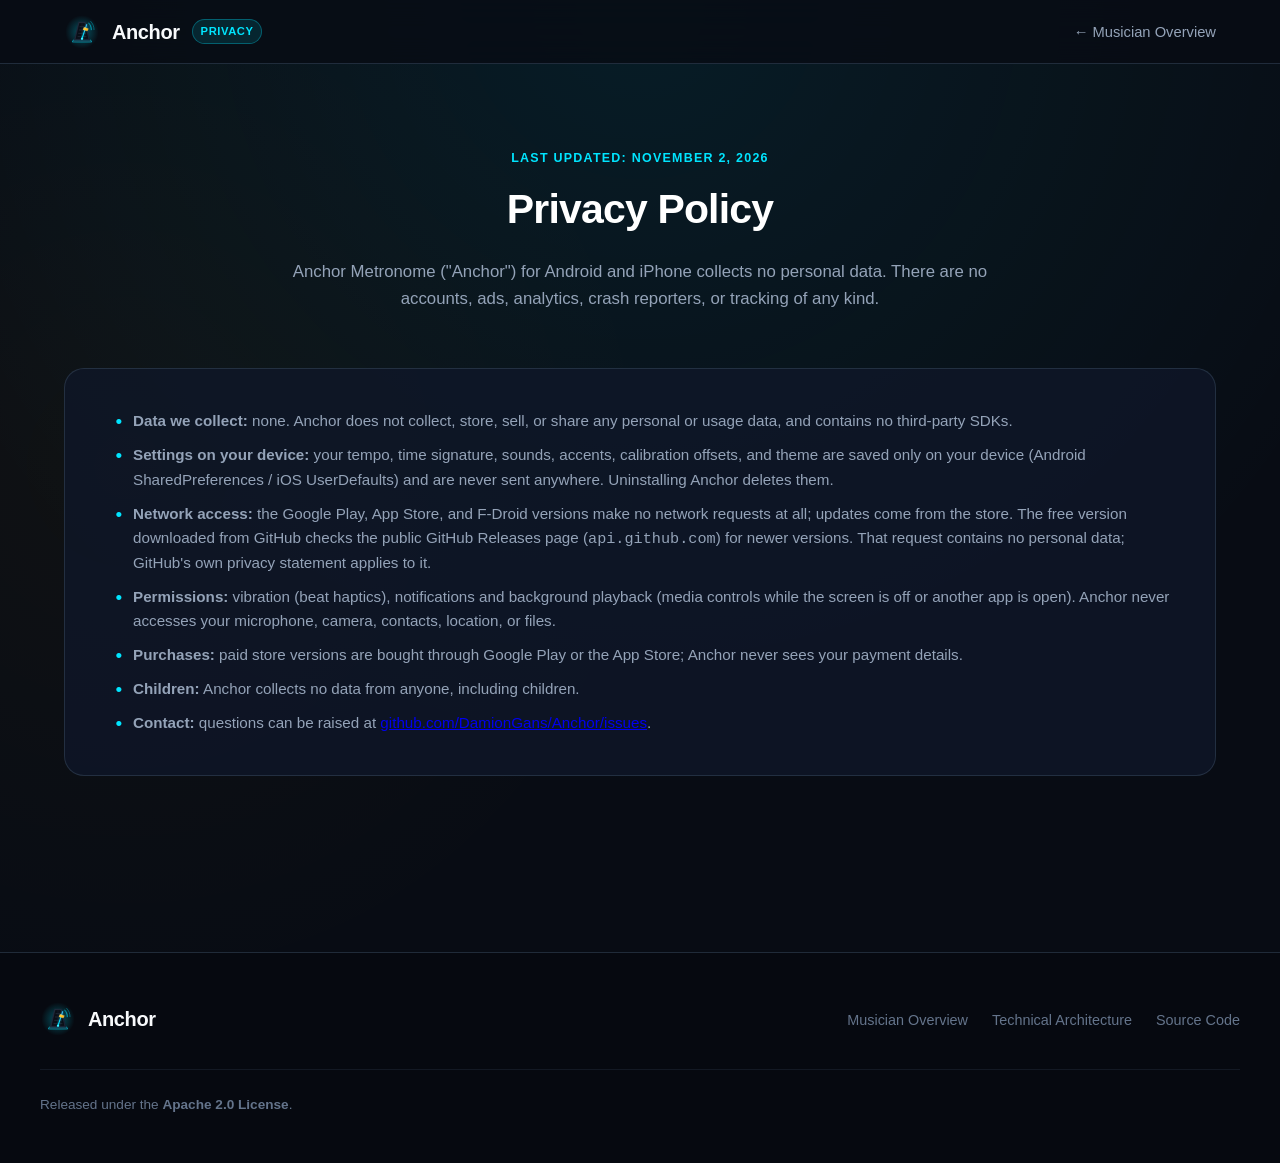
<file: docs/privacy.html>
<!DOCTYPE html>
<html lang="en">
<head>
  <meta charset="UTF-8">
  <meta name="viewport" content="width=device-width, initial-scale=1.0">
  <title>Privacy Policy — Anchor Metronome</title>
  <meta name="description" content="Anchor Metronome privacy policy: Anchor collects no personal data, contains no ads, analytics, or tracking, and works fully offline.">
  <meta name="theme-color" content="#080C14">
  <link rel="icon" type="image/svg+xml" href="assets/favicon.svg">
  <link rel="stylesheet" href="style.css">
</head>
<body>

  <header class="navbar">
    <div class="nav-container">
      <a href="index.html" class="brand">
        <img src="assets/anchor-logo.svg" alt="Anchor Logo" class="brand-icon">
        <span>Anchor</span>
        <span class="brand-tag">Privacy</span>
      </a>
      <nav>
        <ul class="nav-links">
          <li><a href="index.html" class="nav-link">← Musician Overview</a></li>
        </ul>
      </nav>
    </div>
  </header>

  <main>
    <section id="privacy" class="section">
      <div class="section-header">
        <span class="section-tag">Last updated: November 2, 2026</span>
        <h1 class="section-title">Privacy Policy</h1>
        <p class="section-subtitle">
          Anchor Metronome ("Anchor") for Android and iPhone collects no personal data. There are no accounts, ads, analytics, crash reporters, or tracking of any kind.
        </p>
      </div>

      <div class="changelog-card">
        <div class="release-entry">
          <ul class="release-list">
            <li><strong>Data we collect:</strong> none. Anchor does not collect, store, sell, or share any personal or usage data, and contains no third-party SDKs.</li>
            <li><strong>Settings on your device:</strong> your tempo, time signature, sounds, accents, calibration offsets, and theme are saved only on your device (Android SharedPreferences / iOS UserDefaults) and are never sent anywhere. Uninstalling Anchor deletes them.</li>
            <li><strong>Network access:</strong> the Google Play, App Store, and F-Droid versions make no network requests at all; updates come from the store. The free version downloaded from GitHub checks the public GitHub Releases page (<code>api.github.com</code>) for newer versions. That request contains no personal data; GitHub's own privacy statement applies to it.</li>
            <li><strong>Permissions:</strong> vibration (beat haptics), notifications and background playback (media controls while the screen is off or another app is open). Anchor never accesses your microphone, camera, contacts, location, or files.</li>
            <li><strong>Purchases:</strong> paid store versions are bought through Google Play or the App Store; Anchor never sees your payment details.</li>
            <li><strong>Children:</strong> Anchor collects no data from anyone, including children.</li>
            <li><strong>Contact:</strong> questions can be raised at <a href="https://github.com/DamionGans/Anchor/issues" target="_blank" rel="noopener noreferrer">github.com/DamionGans/Anchor/issues</a>.</li>
          </ul>
        </div>
      </div>
    </section>
  </main>

  <footer class="footer">
    <div class="footer-container">
      <div class="footer-top">
        <a href="index.html" class="brand">
          <img src="assets/anchor-logo.svg" alt="Anchor Logo" class="brand-icon">
          <span>Anchor</span>
        </a>
        <ul class="footer-links">
          <li><a href="index.html" class="footer-link">Musician Overview</a></li>
          <li><a href="architecture.html" class="footer-link">Technical Architecture</a></li>
          <li><a href="https://github.com/DamionGans/Anchor" class="footer-link">Source Code</a></li>
        </ul>
      </div>
      <div class="footer-bottom">
        <div>Released under the <strong>Apache 2.0 License</strong>.</div>
      </div>
    </div>
  </footer>

</body>
</html>
</file>
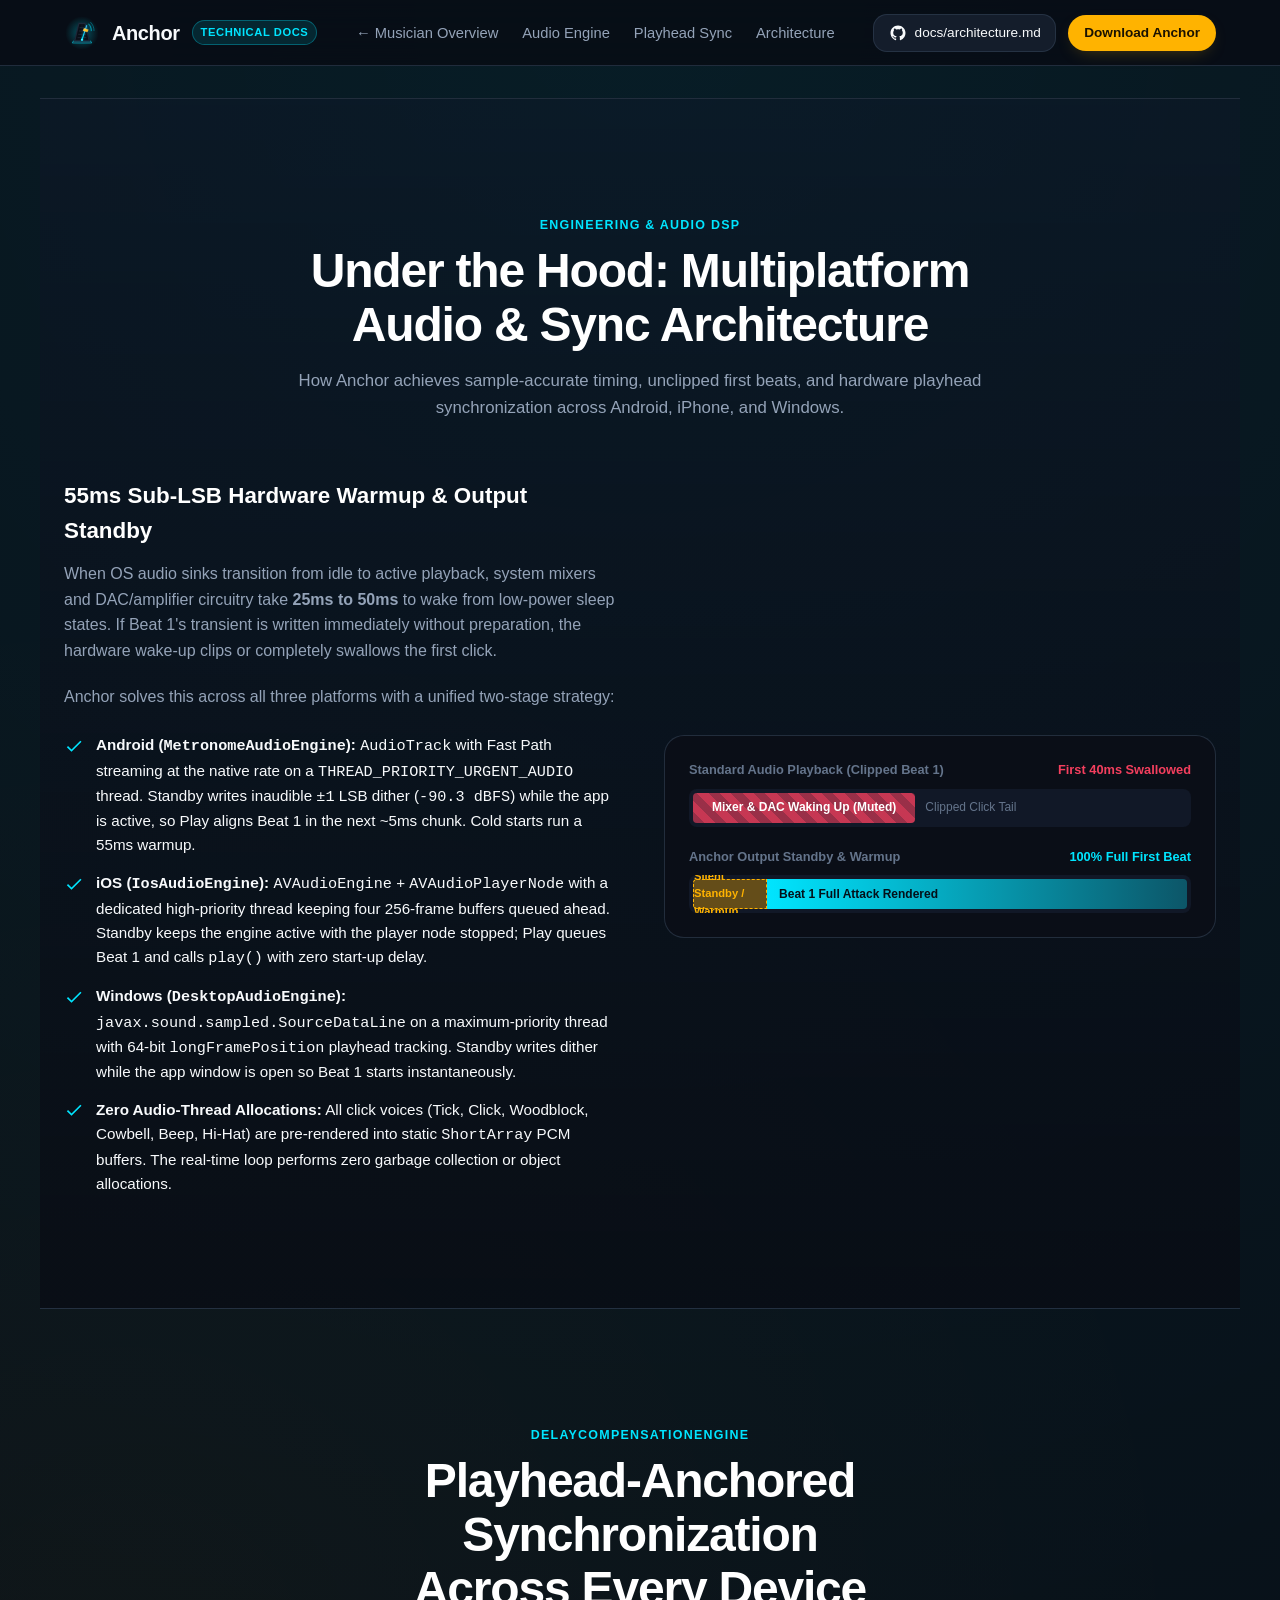
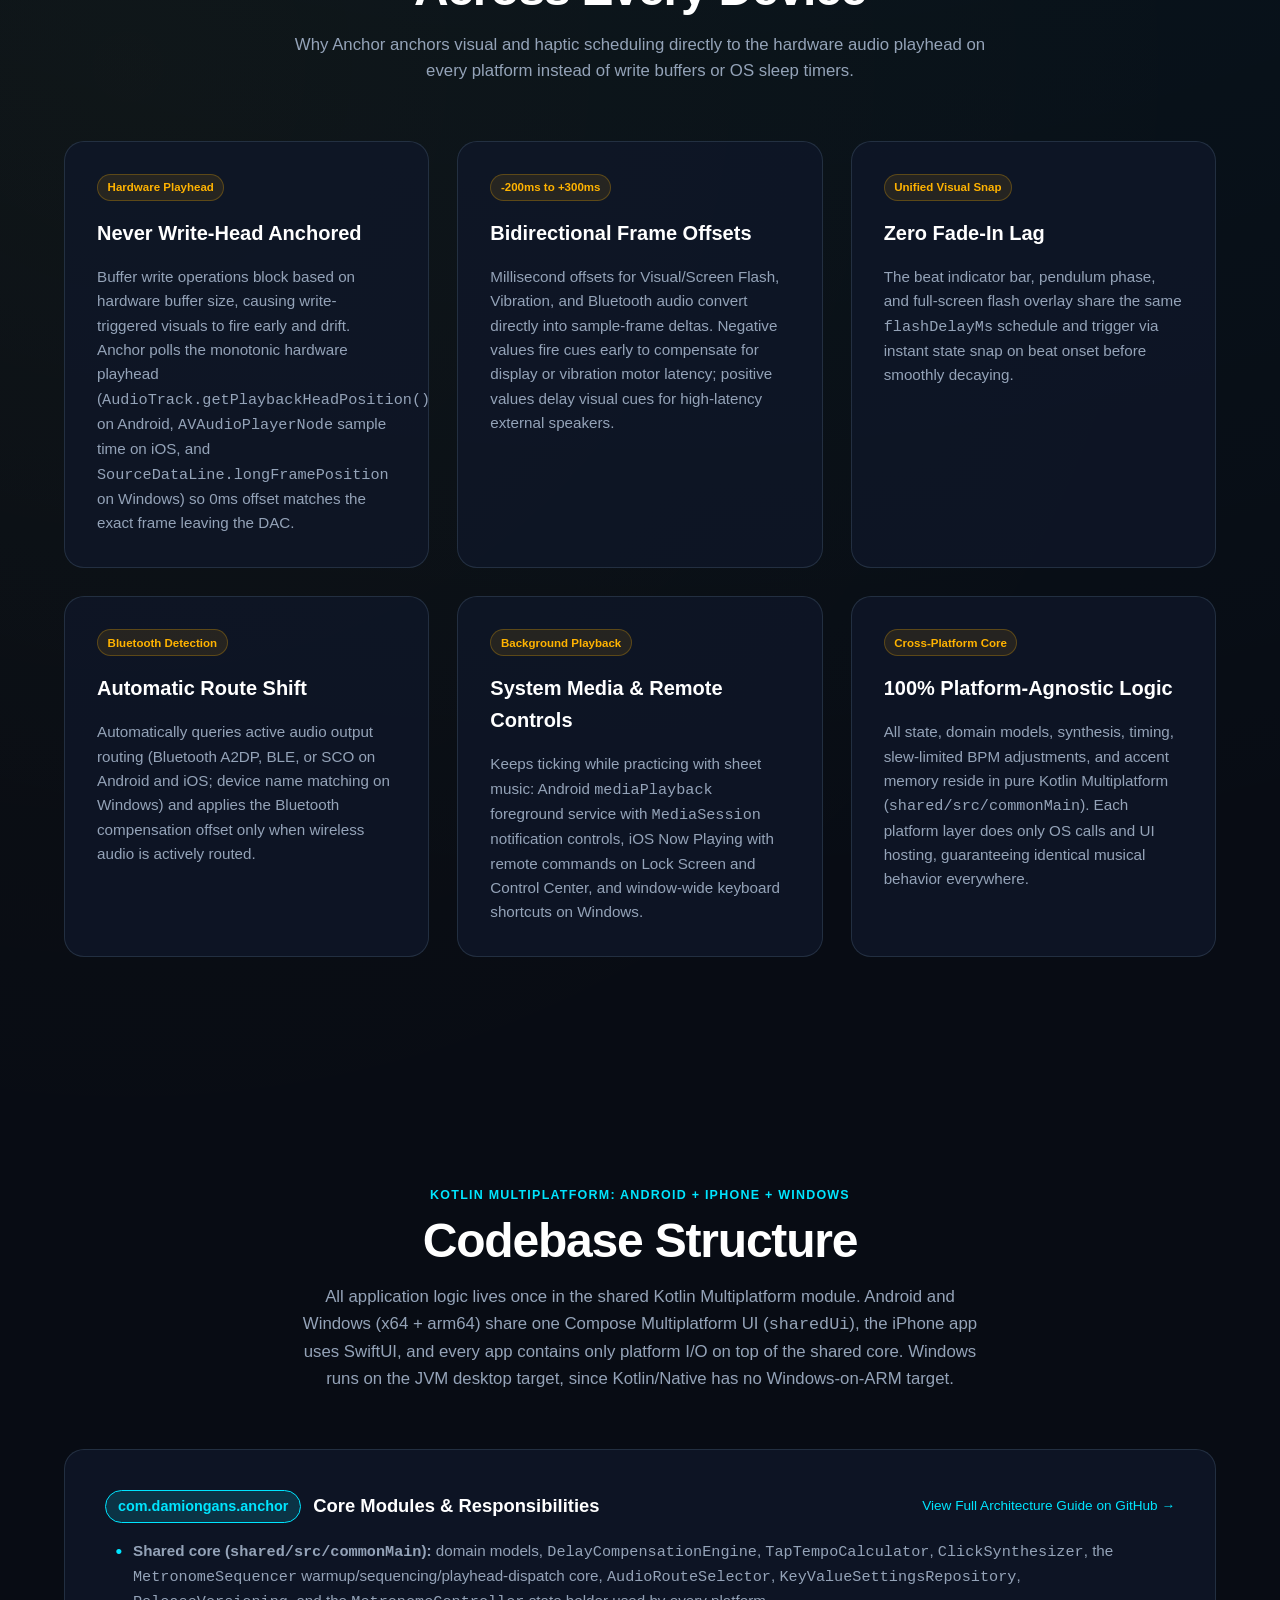
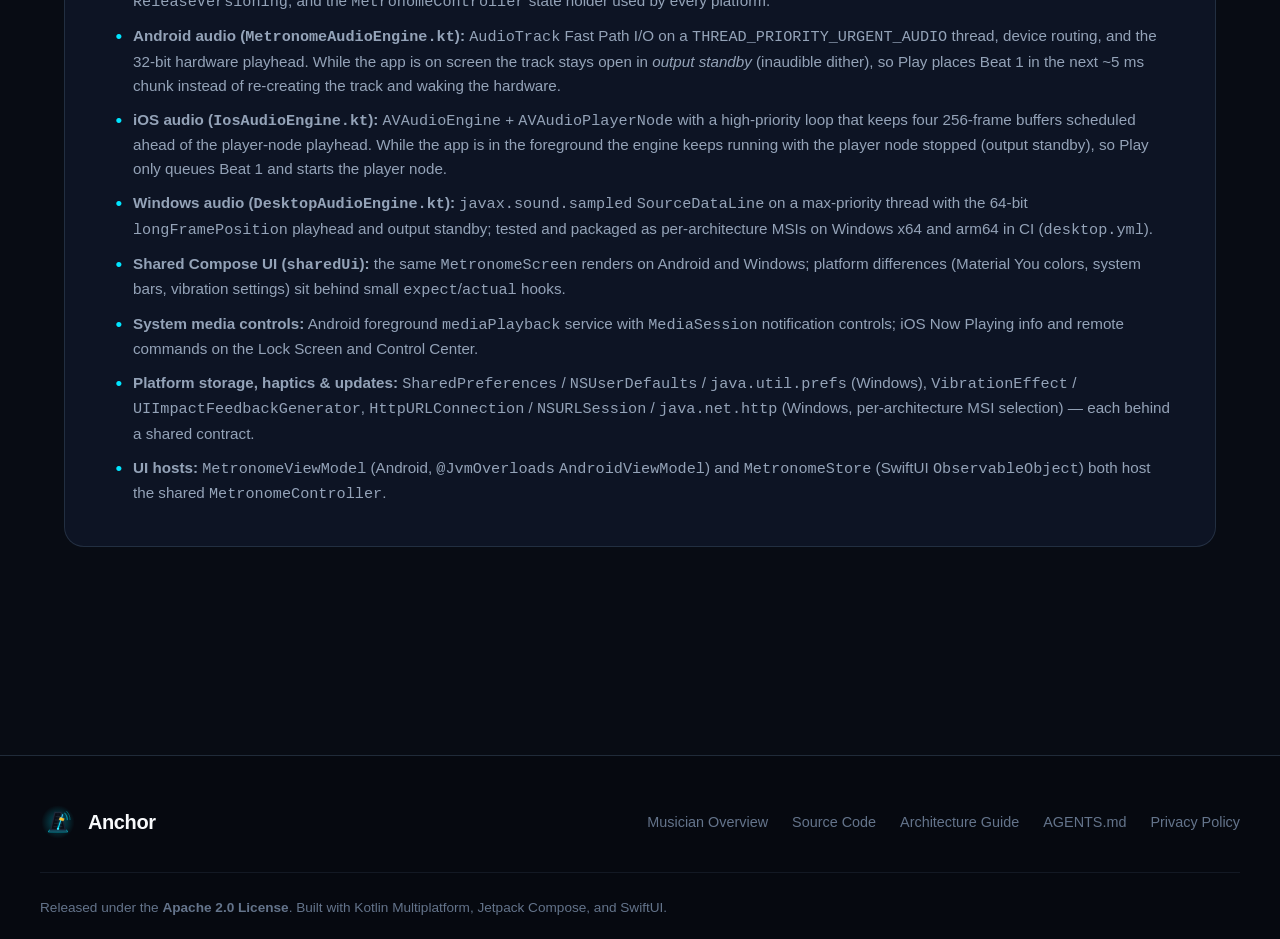
<file: website/architecture.html>
<!DOCTYPE html>
<html lang="en">
<head>
  <meta charset="UTF-8">
  <meta name="viewport" content="width=device-width, initial-scale=1.0">
  <title>Technical Architecture — Anchor Metronome</title>
  <meta name="description" content="Under the hood of Anchor Metronome: real-time PCM synthesis, 55ms sub-LSB hardware warmup, playhead-anchored visual/haptic delay compensation, and a platform-agnostic Kotlin core for Android, iPhone, and Windows.">
  <meta name="theme-color" content="#080C14">
  <link rel="icon" type="image/svg+xml" href="assets/favicon.svg">
  <link rel="stylesheet" href="style.css">
</head>
<body>

  <!-- ========================================================================
       Top Navigation Bar
       ======================================================================== -->
  <header class="navbar">
    <div class="nav-container">
      <a href="index.html" class="brand">
        <img src="assets/anchor-logo.svg" alt="Anchor Logo" class="brand-icon">
        <span>Anchor</span>
        <span class="brand-tag">Technical Docs</span>
      </a>

      <nav>
        <ul class="nav-links">
          <li><a href="index.html" class="nav-link">← Musician Overview</a></li>
          <li><a href="#pcm-engine" class="nav-link">Audio Engine</a></li>
          <li><a href="#sync-engine" class="nav-link">Playhead Sync</a></li>
          <li><a href="#architecture" class="nav-link">Architecture</a></li>
        </ul>
      </nav>

      <div class="nav-actions">
        <a href="https://github.com/DamionGans/Anchor/blob/main/docs/architecture.md" target="_blank" rel="noopener noreferrer" class="btn-github">
          <svg width="18" height="18" viewBox="0 0 24 24" fill="currentColor">
            <path fill-rule="evenodd" clip-rule="evenodd" d="M12 2C6.477 2 2 6.484 2 12.017c0 4.425 2.865 8.18 6.839 9.504.5.092.682-.217.682-.483 0-.237-.008-.868-.013-1.703-2.782.605-3.369-1.343-3.369-1.343-.454-1.158-1.11-1.466-1.11-1.466-.908-.62.069-.608.069-.608 1.003.07 1.53 1.032 1.53 1.032.892 1.53 2.341 1.088 2.91.832.092-.647.35-1.088.636-1.338-2.22-.253-4.555-1.113-4.555-4.951 0-1.093.39-1.988 1.029-2.688-.103-.253-.446-1.272.098-2.65 0 0 .84-.27 2.75 1.026A9.564 9.564 0 0112 6.844c.85.004 1.705.115 2.504.337 1.909-1.296 2.747-1.027 2.747-1.027.546 1.379.202 2.398.1 2.651.64.7 1.028 1.595 1.028 2.688 0 3.848-2.339 4.695-4.566 4.943.359.309.678.92.678 1.855 0 1.338-.012 2.419-.012 2.747 0 .268.18.58.688.482A10.019 10.019 0 0022 12.017C22 6.484 17.522 2 12 2z"/>
          </svg>
          <span>docs/architecture.md</span>
        </a>
        <a href="index.html#platforms" class="btn-nav-download">
          Download Anchor
        </a>
      </div>
    </div>
  </header>

  <main>
    <!-- ========================================================================
         Audio Engine Deep-Dive
         ======================================================================== -->
    <section id="pcm-engine" class="section audio-deepdive" style="margin-top: 2rem;">
      <div class="section-header">
        <span class="section-tag">Engineering &amp; Audio DSP</span>
        <h1 class="section-title">Under the Hood: Multiplatform Audio &amp; Sync Architecture</h1>
        <p class="section-subtitle">
          How Anchor achieves sample-accurate timing, unclipped first beats, and hardware playhead synchronization across Android, iPhone, and Windows.
        </p>
      </div>

      <div class="deepdive-grid">
        <div class="deepdive-text">
          <h3 style="font-size: 1.4rem; color: #FFF; margin-bottom: 0.75rem;">55ms Sub-LSB Hardware Warmup &amp; Output Standby</h3>
          <p style="color: var(--text-muted); margin-bottom: 1.25rem;">
            When OS audio sinks transition from idle to active playback, system mixers and DAC/amplifier circuitry take <strong>25ms to 50ms</strong> to wake from low-power sleep states. If Beat 1's transient is written immediately without preparation, the hardware wake-up clips or completely swallows the first click.
          </p>
          <p style="color: var(--text-muted); margin-bottom: 1.5rem;">
            Anchor solves this across all three platforms with a unified two-stage strategy:
          </p>

          <ul style="list-style: none; display: flex; flex-direction: column; gap: 0.85rem;">
            <li style="display: flex; align-items: flex-start; gap: 0.75rem; color: var(--text-main); font-size: 0.95rem;">
              <svg width="20" height="20" viewBox="0 0 24 24" fill="#00E5FF" style="flex-shrink: 0; margin-top: 0.15rem;"><path d="M9 16.17L4.83 12l-1.42 1.41L9 19 21 7l-1.41-1.41z"/></svg>
              <span><strong>Android (<code>MetronomeAudioEngine</code>):</strong> <code>AudioTrack</code> with Fast Path streaming at the native rate on a <code>THREAD_PRIORITY_URGENT_AUDIO</code> thread. Standby writes inaudible <code>±1</code> LSB dither (<code>-90.3 dBFS</code>) while the app is active, so Play aligns Beat 1 in the next ~5ms chunk. Cold starts run a 55ms warmup.</span>
            </li>
            <li style="display: flex; align-items: flex-start; gap: 0.75rem; color: var(--text-main); font-size: 0.95rem;">
              <svg width="20" height="20" viewBox="0 0 24 24" fill="#00E5FF" style="flex-shrink: 0; margin-top: 0.15rem;"><path d="M9 16.17L4.83 12l-1.42 1.41L9 19 21 7l-1.41-1.41z"/></svg>
              <span><strong>iOS (<code>IosAudioEngine</code>):</strong> <code>AVAudioEngine</code> + <code>AVAudioPlayerNode</code> with a dedicated high-priority thread keeping four 256-frame buffers queued ahead. Standby keeps the engine active with the player node stopped; Play queues Beat 1 and calls <code>play()</code> with zero start-up delay.</span>
            </li>
            <li style="display: flex; align-items: flex-start; gap: 0.75rem; color: var(--text-main); font-size: 0.95rem;">
              <svg width="20" height="20" viewBox="0 0 24 24" fill="#00E5FF" style="flex-shrink: 0; margin-top: 0.15rem;"><path d="M9 16.17L4.83 12l-1.42 1.41L9 19 21 7l-1.41-1.41z"/></svg>
              <span><strong>Windows (<code>DesktopAudioEngine</code>):</strong> <code>javax.sound.sampled.SourceDataLine</code> on a maximum-priority thread with 64-bit <code>longFramePosition</code> playhead tracking. Standby writes dither while the app window is open so Beat 1 starts instantaneously.</span>
            </li>
            <li style="display: flex; align-items: flex-start; gap: 0.75rem; color: var(--text-main); font-size: 0.95rem;">
              <svg width="20" height="20" viewBox="0 0 24 24" fill="#00E5FF" style="flex-shrink: 0; margin-top: 0.15rem;"><path d="M9 16.17L4.83 12l-1.42 1.41L9 19 21 7l-1.41-1.41z"/></svg>
              <span><strong>Zero Audio-Thread Allocations:</strong> All click voices (Tick, Click, Woodblock, Cowbell, Beep, Hi-Hat) are pre-rendered into static <code>ShortArray</code> PCM buffers. The real-time loop performs zero garbage collection or object allocations.</span>
            </li>
          </ul>
        </div>

        <div class="waveform-diagram">
          <div class="diagram-row">
            <div class="diagram-label">
              <span>Standard Audio Playback (Clipped Beat 1)</span>
              <span style="color: var(--accent-rose);">First 40ms Swallowed</span>
            </div>
            <div class="diagram-bar-container">
              <div class="diagram-bar-bad">Mixer &amp; DAC Waking Up (Muted)</div>
              <div style="flex: 1; padding-left: 10px; color: var(--text-dim); font-size: 0.75rem;">Clipped Click Tail</div>
            </div>
          </div>

          <div class="diagram-row">
            <div class="diagram-label">
              <span>Anchor Output Standby &amp; Warmup</span>
              <span style="color: var(--primary-cyan);">100% Full First Beat</span>
            </div>
            <div class="diagram-bar-container">
              <div class="diagram-bar-good-warmup">Silent Standby / Warmup</div>
              <div class="diagram-bar-good-attack">Beat 1 Full Attack Rendered</div>
            </div>
          </div>
        </div>
      </div>
    </section>

    <!-- ========================================================================
         Playhead Synchronization & Delay Compensation
         ======================================================================== -->
    <section id="sync-engine" class="section">
      <div class="section-header">
        <span class="section-tag">DelayCompensationEngine</span>
        <h2 class="section-title">Playhead-Anchored Synchronization Across Every Device</h2>
        <p class="section-subtitle">
          Why Anchor anchors visual and haptic scheduling directly to the hardware audio playhead on every platform instead of write buffers or OS sleep timers.
        </p>
      </div>

      <div class="features-grid">
        <div class="feature-card">
          <span class="feature-badge">Hardware Playhead</span>
          <h3 class="feature-title">Never Write-Head Anchored</h3>
          <p class="feature-desc">
            Buffer write operations block based on hardware buffer size, causing write-triggered visuals to fire early and drift. Anchor polls the monotonic hardware playhead (<code>AudioTrack.getPlaybackHeadPosition()</code> on Android, <code>AVAudioPlayerNode</code> sample time on iOS, and <code>SourceDataLine.longFramePosition</code> on Windows) so 0ms offset matches the exact frame leaving the DAC.
          </p>
        </div>

        <div class="feature-card">
          <span class="feature-badge">-200ms to +300ms</span>
          <h3 class="feature-title">Bidirectional Frame Offsets</h3>
          <p class="feature-desc">
            Millisecond offsets for Visual/Screen Flash, Vibration, and Bluetooth audio convert directly into sample-frame deltas. Negative values fire cues early to compensate for display or vibration motor latency; positive values delay visual cues for high-latency external speakers.
          </p>
        </div>

        <div class="feature-card">
          <span class="feature-badge">Unified Visual Snap</span>
          <h3 class="feature-title">Zero Fade-In Lag</h3>
          <p class="feature-desc">
            The beat indicator bar, pendulum phase, and full-screen flash overlay share the same <code>flashDelayMs</code> schedule and trigger via instant state snap on beat onset before smoothly decaying.
          </p>
        </div>

        <div class="feature-card">
          <span class="feature-badge">Bluetooth Detection</span>
          <h3 class="feature-title">Automatic Route Shift</h3>
          <p class="feature-desc">
            Automatically queries active audio output routing (Bluetooth A2DP, BLE, or SCO on Android and iOS; device name matching on Windows) and applies the Bluetooth compensation offset only when wireless audio is actively routed.
          </p>
        </div>

        <div class="feature-card">
          <span class="feature-badge">Background Playback</span>
          <h3 class="feature-title">System Media &amp; Remote Controls</h3>
          <p class="feature-desc">
            Keeps ticking while practicing with sheet music: Android <code>mediaPlayback</code> foreground service with <code>MediaSession</code> notification controls, iOS Now Playing with remote commands on Lock Screen and Control Center, and window-wide keyboard shortcuts on Windows.
          </p>
        </div>

        <div class="feature-card">
          <span class="feature-badge">Cross-Platform Core</span>
          <h3 class="feature-title">100% Platform-Agnostic Logic</h3>
          <p class="feature-desc">
            All state, domain models, synthesis, timing, slew-limited BPM adjustments, and accent memory reside in pure Kotlin Multiplatform (<code>shared/src/commonMain</code>). Each platform layer does only OS calls and UI hosting, guaranteeing identical musical behavior everywhere.
          </p>
        </div>
      </div>
    </section>

    <!-- ========================================================================
         Module Overview
         ======================================================================== -->
    <section id="architecture" class="section">
      <div class="section-header">
        <span class="section-tag">Kotlin Multiplatform: Android + iPhone + Windows</span>
        <h2 class="section-title">Codebase Structure</h2>
        <p class="section-subtitle">
          All application logic lives once in the shared Kotlin Multiplatform module. Android and Windows (x64 + arm64) share one Compose Multiplatform UI (<code>sharedUi</code>), the iPhone app uses SwiftUI, and every app contains only platform I/O on top of the shared core. Windows runs on the JVM desktop target, since Kotlin/Native has no Windows-on-ARM target.
        </p>
      </div>

      <div class="changelog-card">
        <div class="release-entry">
          <div class="release-header">
            <div class="release-tag-group">
              <span class="release-badge">com.damiongans.anchor</span>
              <span class="release-title-text">Core Modules &amp; Responsibilities</span>
            </div>
            <a href="https://github.com/DamionGans/Anchor/blob/main/docs/architecture.md" target="_blank" rel="noopener noreferrer" class="release-date" style="color: var(--primary-cyan); text-decoration: none;">
              View Full Architecture Guide on GitHub →
            </a>
          </div>
          <ul class="release-list">
            <li><strong>Shared core (<code>shared/src/commonMain</code>):</strong> domain models, <code>DelayCompensationEngine</code>, <code>TapTempoCalculator</code>, <code>ClickSynthesizer</code>, the <code>MetronomeSequencer</code> warmup/sequencing/playhead-dispatch core, <code>AudioRouteSelector</code>, <code>KeyValueSettingsRepository</code>, <code>ReleaseVersioning</code>, and the <code>MetronomeController</code> state holder used by every platform.</li>
            <li><strong>Android audio (<code>MetronomeAudioEngine.kt</code>):</strong> <code>AudioTrack</code> Fast Path I/O on a <code>THREAD_PRIORITY_URGENT_AUDIO</code> thread, device routing, and the 32-bit hardware playhead. While the app is on screen the track stays open in <em>output standby</em> (inaudible dither), so Play places Beat 1 in the next ~5 ms chunk instead of re-creating the track and waking the hardware.</li>
            <li><strong>iOS audio (<code>IosAudioEngine.kt</code>):</strong> <code>AVAudioEngine</code> + <code>AVAudioPlayerNode</code> with a high-priority loop that keeps four 256-frame buffers scheduled ahead of the player-node playhead. While the app is in the foreground the engine keeps running with the player node stopped (output standby), so Play only queues Beat 1 and starts the player node.</li>
            <li><strong>Windows audio (<code>DesktopAudioEngine.kt</code>):</strong> <code>javax.sound.sampled</code> <code>SourceDataLine</code> on a max-priority thread with the 64-bit <code>longFramePosition</code> playhead and output standby; tested and packaged as per-architecture MSIs on Windows x64 and arm64 in CI (<code>desktop.yml</code>).</li>
            <li><strong>Shared Compose UI (<code>sharedUi</code>):</strong> the same <code>MetronomeScreen</code> renders on Android and Windows; platform differences (Material You colors, system bars, vibration settings) sit behind small <code>expect</code>/<code>actual</code> hooks.</li>
            <li><strong>System media controls:</strong> Android foreground <code>mediaPlayback</code> service with <code>MediaSession</code> notification controls; iOS Now Playing info and remote commands on the Lock Screen and Control Center.</li>
            <li><strong>Platform storage, haptics &amp; updates:</strong> <code>SharedPreferences</code> / <code>NSUserDefaults</code> / <code>java.util.prefs</code> (Windows), <code>VibrationEffect</code> / <code>UIImpactFeedbackGenerator</code>, <code>HttpURLConnection</code> / <code>NSURLSession</code> / <code>java.net.http</code> (Windows, per-architecture MSI selection) — each behind a shared contract.</li>
            <li><strong>UI hosts:</strong> <code>MetronomeViewModel</code> (Android, <code>@JvmOverloads</code> <code>AndroidViewModel</code>) and <code>MetronomeStore</code> (SwiftUI <code>ObservableObject</code>) both host the shared <code>MetronomeController</code>.</li>
          </ul>
        </div>
      </div>
    </section>
  </main>

  <!-- ========================================================================
       Footer
       ======================================================================== -->
  <footer class="footer">
    <div class="footer-container">
      <div class="footer-top">
        <a href="index.html" class="brand">
          <img src="assets/anchor-logo.svg" alt="Anchor Logo" class="brand-icon">
          <span>Anchor</span>
        </a>

        <ul class="footer-links">
          <li><a href="index.html" class="footer-link">Musician Overview</a></li>
          <li><a href="https://github.com/DamionGans/Anchor" class="footer-link">Source Code</a></li>
          <li><a href="https://github.com/DamionGans/Anchor/blob/main/docs/architecture.md" class="footer-link">Architecture Guide</a></li>
          <li><a href="https://github.com/DamionGans/Anchor/blob/main/AGENTS.md" class="footer-link">AGENTS.md</a></li>
          <li><a href="privacy.html" class="footer-link">Privacy Policy</a></li>
        </ul>
      </div>

      <div class="footer-bottom">
        <div>
          Released under the <strong>Apache 2.0 License</strong>. Built with Kotlin Multiplatform, Jetpack Compose, and SwiftUI.
        </div>
      </div>
    </div>
  </footer>

</body>
</html>
</file>
<file: docs/style.css>
/* ==========================================================================
   Anchor - Modern GitHub Pages Stylesheet
   Theme: Obsidian & Neon Cyan | Precision Audio Aesthetic
   ========================================================================== */

:root {
  --bg-dark: #080C14;
  --bg-card: rgba(15, 23, 42, 0.75);
  --bg-card-hover: rgba(30, 41, 59, 0.85);
  --bg-elevated: #111827;
  --border-subtle: rgba(51, 65, 85, 0.6);
  --border-focus: #00E5FF;
  
  --primary-cyan: #00E5FF;
  --primary-glow: rgba(0, 229, 255, 0.25);
  --primary-glow-strong: rgba(0, 229, 255, 0.45);
  --accent-amber: #FFB300;
  --accent-emerald: #10B981;
  --accent-rose: #F43F5E;
  
  --text-main: #F8FAFC;
  --text-muted: #94A3B8;
  --text-dim: #64748B;
  
  --font-family: -apple-system, BlinkMacSystemFont, "Segoe UI", Roboto, Helvetica, Arial, sans-serif;
  --font-mono: ui-monospace, SFMono-Regular, Menlo, Monaco, Consolas, "Liberation Mono", "Courier New", monospace;
  
  --radius-sm: 8px;
  --radius-md: 14px;
  --radius-lg: 20px;
  --radius-full: 9999px;
  
  --transition-fast: 0.15s ease;
  --transition-normal: 0.25s cubic-bezier(0.16, 1, 0.3, 1);
}

*, *::before, *::after {
  box-sizing: border-box;
  margin: 0;
  padding: 0;
}

html {
  scroll-behavior: smooth;
  font-family: var(--font-family);
  background-color: var(--bg-dark);
  color: var(--text-main);
  line-height: 1.6;
}

body {
  min-height: 100vh;
  overflow-x: hidden;
  background: 
    radial-gradient(circle at 50% 0%, rgba(0, 229, 255, 0.08) 0%, transparent 60%),
    radial-gradient(circle at 10% 40%, rgba(255, 179, 0, 0.03) 0%, transparent 40%),
    var(--bg-dark);
}

/* Tabular figures for all numbers */
.num, .bpm-value, .metric-number, .badge, code {
  font-variant-numeric: tabular-nums;
}

/* ==========================================================================
   Navigation Bar
   ========================================================================== */
.navbar {
  position: sticky;
  top: 0;
  z-index: 100;
  backdrop-filter: blur(16px);
  -webkit-backdrop-filter: blur(16px);
  background-color: rgba(8, 12, 20, 0.85);
  border-bottom: 1px solid var(--border-subtle);
  transition: all var(--transition-normal);
}

.nav-container {
  max-width: 1200px;
  margin: 0 auto;
  padding: 0.85rem 1.5rem;
  display: flex;
  align-items: center;
  justify-content: space-between;
}

.brand {
  display: flex;
  align-items: center;
  gap: 0.75rem;
  text-decoration: none;
  color: var(--text-main);
  font-weight: 700;
  font-size: 1.25rem;
  letter-spacing: -0.02em;
}

.brand-icon {
  width: 36px;
  height: 36px;
  transition: transform var(--transition-normal);
}

.brand:hover .brand-icon {
  transform: rotate(6deg) scale(1.08);
}

.brand-tag {
  font-size: 0.7rem;
  padding: 0.15rem 0.5rem;
  border-radius: var(--radius-full);
  background: rgba(0, 229, 255, 0.12);
  color: var(--primary-cyan);
  border: 1px solid rgba(0, 229, 255, 0.3);
  font-weight: 600;
  letter-spacing: 0.05em;
  text-transform: uppercase;
}

.nav-links {
  display: flex;
  align-items: center;
  gap: 1.5rem;
  list-style: none;
}

.nav-link {
  color: var(--text-muted);
  text-decoration: none;
  font-size: 0.92rem;
  font-weight: 500;
  transition: color var(--transition-fast);
}

.nav-link:hover {
  color: var(--primary-cyan);
}

.nav-actions {
  display: flex;
  align-items: center;
  gap: 0.75rem;
}

.btn-github {
  display: inline-flex;
  align-items: center;
  gap: 0.5rem;
  padding: 0.45rem 0.9rem;
  border-radius: var(--radius-md);
  background: rgba(30, 41, 59, 0.6);
  border: 1px solid var(--border-subtle);
  color: var(--text-main);
  text-decoration: none;
  font-size: 0.85rem;
  font-weight: 500;
  transition: all var(--transition-fast);
}

.btn-github:hover {
  background: rgba(51, 65, 85, 0.8);
  border-color: var(--text-muted);
}

.btn-nav-download {
  display: inline-flex;
  align-items: center;
  gap: 0.4rem;
  padding: 0.45rem 1rem;
  border-radius: var(--radius-md);
  background: var(--primary-cyan);
  color: #041019;
  text-decoration: none;
  font-size: 0.85rem;
  font-weight: 700;
  box-shadow: 0 0 15px var(--primary-glow);
  transition: all var(--transition-fast);
}

.btn-nav-download:hover {
  background: #38edff;
  box-shadow: 0 0 25px var(--primary-glow-strong);
  transform: translateY(-1px);
}

/* ==========================================================================
   Hero Section
   ========================================================================== */
.hero {
  max-width: 1200px;
  margin: 0 auto;
  padding: 4rem 1.5rem 3rem;
  display: grid;
  grid-template-columns: 1.15fr 0.85fr;
  gap: 3.5rem;
  align-items: center;
}

.hero-content {
  display: flex;
  flex-direction: column;
  gap: 1.5rem;
}

.version-pill {
  display: inline-flex;
  align-items: center;
  gap: 0.6rem;
  padding: 0.35rem 0.9rem;
  border-radius: var(--radius-full);
  background: rgba(15, 23, 42, 0.8);
  border: 1px solid var(--border-subtle);
  width: fit-content;
  font-size: 0.82rem;
  color: var(--text-muted);
}

.status-dot {
  width: 8px;
  height: 8px;
  border-radius: 50%;
  background: var(--accent-emerald);
  box-shadow: 0 0 8px var(--accent-emerald);
}

.pill-version-name {
  color: var(--primary-cyan);
  font-weight: 700;
}

.hero-title {
  font-size: clamp(2.5rem, 4.5vw, 3.8rem);
  font-weight: 800;
  letter-spacing: -0.03em;
  line-height: 1.1;
  color: #FFFFFF;
}

.hero-title-accent {
  background: linear-gradient(135deg, #00E5FF 0%, #38BDF8 60%, #FFB300 100%);
  -webkit-background-clip: text;
  -webkit-text-fill-color: transparent;
}

.hero-description {
  font-size: 1.15rem;
  color: var(--text-muted);
  max-width: 580px;
  line-height: 1.65;
}

.hero-cta-group {
  display: flex;
  flex-wrap: wrap;
  align-items: center;
  gap: 1rem;
  margin-top: 0.5rem;
}

.btn-primary {
  display: inline-flex;
  align-items: center;
  justify-content: center;
  gap: 0.65rem;
  padding: 0.9rem 1.8rem;
  border-radius: var(--radius-md);
  background: var(--primary-cyan);
  color: #041019;
  text-decoration: none;
  font-size: 1.05rem;
  font-weight: 700;
  box-shadow: 0 0 25px var(--primary-glow);
  transition: all var(--transition-fast);
  border: none;
  cursor: pointer;
}

.btn-primary:hover {
  background: #38edff;
  box-shadow: 0 0 35px var(--primary-glow-strong);
  transform: translateY(-2px);
}

.btn-secondary {
  display: inline-flex;
  align-items: center;
  justify-content: center;
  gap: 0.6rem;
  padding: 0.85rem 1.4rem;
  border-radius: var(--radius-md);
  background: rgba(30, 41, 59, 0.7);
  border: 1px solid var(--border-subtle);
  color: var(--text-main);
  text-decoration: none;
  font-size: 1rem;
  font-weight: 600;
  transition: all var(--transition-fast);
  cursor: pointer;
}

.btn-secondary:hover {
  background: rgba(51, 65, 85, 0.9);
  border-color: var(--primary-cyan);
  color: var(--primary-cyan);
  transform: translateY(-1px);
}

.download-meta {
  display: flex;
  align-items: center;
  gap: 1.25rem;
  font-size: 0.85rem;
  color: var(--text-dim);
}

.download-meta span {
  display: inline-flex;
  align-items: center;
  gap: 0.35rem;
}

/* ==========================================================================
   Animated App Screenshot (Non-Interactive UI Elements Preview)
   ========================================================================== */
.app-preview-wrapper {
  display: flex;
  justify-content: center;
  align-items: center;
  pointer-events: none;
  user-select: none;
}

.phone-frame {
  width: 100%;
  max-width: 356px;
  background: #0B101B;
  border: 2px solid rgba(51, 65, 85, 0.85);
  border-radius: 36px;
  padding: 0.75rem 1rem 0.65rem;
  box-shadow:
    0 24px 55px rgba(0, 0, 0, 0.65),
    0 0 35px rgba(0, 229, 255, 0.08),
    inset 0 0 0 1px rgba(255, 255, 255, 0.05);
  position: relative;
  overflow: hidden;
  display: flex;
  flex-direction: column;
  gap: 0.6rem;
}

/* Screen flash background disabled on website preview (static dark background) */
.mock-screen-flash {
  display: none;
  background: transparent;
  animation: none;
}

.mock-status-bar {
  position: relative;
  z-index: 2;
  display: flex;
  justify-content: space-between;
  align-items: center;
  padding: 0 0.35rem;
  font-size: 0.7rem;
  font-weight: 600;
  color: var(--text-muted);
}

.mock-status-icons {
  display: flex;
  align-items: center;
  gap: 0.35rem;
}

.mock-topbar {
  position: relative;
  z-index: 2;
  display: flex;
  justify-content: space-between;
  align-items: center;
  padding: 0.15rem 0.1rem;
}

.mock-brand-col {
  display: flex;
  flex-direction: column;
}

.mock-brand-row {
  display: flex;
  align-items: center;
  gap: 0.35rem;
}

.mock-brand-dot {
  width: 8px;
  height: 8px;
  border-radius: 50%;
  background: var(--primary-cyan);
  box-shadow: 0 0 8px var(--primary-cyan);
}

.mock-brand-title {
  font-size: 1rem;
  font-weight: 900;
  letter-spacing: 0.1em;
  color: #FFFFFF;
  line-height: 1.1;
}

.mock-brand-sub {
  font-size: 0.52rem;
  font-weight: 700;
  letter-spacing: 0.08em;
  color: var(--text-dim);
}

.mock-topbar-right {
  display: flex;
  align-items: center;
  gap: 0.4rem;
}

.mock-output-pill {
  display: inline-flex;
  align-items: center;
  gap: 0.25rem;
  padding: 0.2rem 0.5rem;
  border-radius: var(--radius-full);
  background: rgba(30, 41, 59, 0.75);
  border: 1px solid var(--border-subtle);
  font-size: 0.65rem;
  font-weight: 600;
  color: var(--text-muted);
}

.mock-settings-btn {
  width: 28px;
  height: 28px;
  border-radius: 50%;
  background: rgba(30, 41, 59, 0.75);
  border: 1px solid var(--border-subtle);
  display: flex;
  align-items: center;
  justify-content: center;
  color: var(--text-muted);
}

/* Pendulum Box */
.mock-pendulum-card {
  position: relative;
  z-index: 2;
  width: 100%;
  height: 108px;
  background: rgba(15, 23, 42, 0.65);
  border: 1px solid rgba(51, 65, 85, 0.45);
  border-radius: 18px;
  display: flex;
  justify-content: center;
  align-items: flex-end;
  overflow: hidden;
}

.mock-pendulum-arc {
  position: absolute;
  top: 16px;
  width: 160px;
  height: 80px;
  border-top: 1px dashed rgba(148, 163, 184, 0.3);
  border-radius: 80px 80px 0 0;
}

.mock-pendulum-center-line {
  position: absolute;
  top: 16px;
  bottom: 12px;
  width: 1px;
  background: rgba(148, 163, 184, 0.15);
}

.mock-pendulum-arm {
  position: absolute;
  bottom: 12px;
  width: 3px;
  height: 82px;
  background: linear-gradient(to top, var(--primary-cyan), #38BDF8);
  transform-origin: bottom center;
  box-shadow: 0 0 10px var(--primary-glow);
  animation: mockPendulumSwing 1s cubic-bezier(0.42, 0, 0.58, 1) infinite alternate;
}

@keyframes mockPendulumSwing {
  0%   { transform: rotate(-26deg); }
  100% { transform: rotate(26deg); }
}

.mock-pendulum-bob {
  position: absolute;
  top: 16px;
  left: 50%;
  transform: translateX(-50%);
  width: 15px;
  height: 13px;
  background: var(--accent-amber);
  border-radius: 3px;
  box-shadow: 0 0 8px rgba(255, 179, 0, 0.65);
}

.mock-pendulum-pivot {
  position: absolute;
  bottom: 8px;
  width: 10px;
  height: 10px;
  border-radius: 50%;
  background: var(--primary-cyan);
  box-shadow: 0 0 10px var(--primary-cyan);
}

/* 4-Beat Bar */
.mock-beat-bar {
  position: relative;
  z-index: 2;
  display: grid;
  grid-template-columns: repeat(4, 1fr);
  gap: 0.45rem;
}

.mock-beat-item {
  background: rgba(15, 23, 42, 0.85);
  border: 1px solid rgba(51, 65, 85, 0.65);
  border-radius: 14px;
  padding: 0.4rem 0.25rem;
  display: flex;
  flex-direction: column;
  align-items: center;
  gap: 0.15rem;
}

.mock-beat-bars {
  display: flex;
  align-items: flex-end;
  gap: 2px;
  height: 9px;
}

.mock-beat-bars i {
  display: block;
  width: 3px;
  border-radius: 2px;
  background: var(--text-dim);
}

.mock-beat-bars .bar-tall {
  height: 9px;
  background: var(--accent-amber);
}

.mock-beat-bars .bar-mid {
  height: 6px;
  background: var(--primary-cyan);
}

.mock-beat-num {
  font-size: 0.95rem;
  font-weight: 800;
  color: var(--text-main);
  line-height: 1.1;
}

.mock-beat-tag {
  font-size: 0.48rem;
  font-weight: 700;
  letter-spacing: 0.06em;
  color: var(--text-dim);
}

.mock-beat-item.beat-1 {
  border-color: rgba(255, 179, 0, 0.45);
  animation: mockBeat1Pulse 2s infinite;
}

.mock-beat-item.beat-2 {
  animation: mockBeat2Pulse 2s infinite;
}

.mock-beat-item.beat-3 {
  animation: mockBeat3Pulse 2s infinite;
}

.mock-beat-item.beat-4 {
  animation: mockBeat4Pulse 2s infinite;
}

@keyframes mockBeat1Pulse {
  0%, 18% {
    background: rgba(255, 179, 0, 0.24);
    border-color: var(--accent-amber);
    box-shadow: 0 0 14px rgba(255, 179, 0, 0.45);
    transform: scale(1.04);
  }
  24%, 100% {
    background: rgba(15, 23, 42, 0.85);
    border-color: rgba(255, 179, 0, 0.35);
    box-shadow: none;
    transform: scale(1);
  }
}

@keyframes mockBeat2Pulse {
  0%, 24% {
    background: rgba(15, 23, 42, 0.85);
    border-color: rgba(51, 65, 85, 0.65);
    box-shadow: none;
    transform: scale(1);
  }
  25%, 43% {
    background: rgba(0, 229, 255, 0.22);
    border-color: var(--primary-cyan);
    box-shadow: 0 0 14px rgba(0, 229, 255, 0.4);
    transform: scale(1.04);
  }
  49%, 100% {
    background: rgba(15, 23, 42, 0.85);
    border-color: rgba(51, 65, 85, 0.65);
    box-shadow: none;
    transform: scale(1);
  }
}

@keyframes mockBeat3Pulse {
  0%, 49% {
    background: rgba(15, 23, 42, 0.85);
    border-color: rgba(51, 65, 85, 0.65);
    box-shadow: none;
    transform: scale(1);
  }
  50%, 68% {
    background: rgba(0, 229, 255, 0.22);
    border-color: var(--primary-cyan);
    box-shadow: 0 0 14px rgba(0, 229, 255, 0.4);
    transform: scale(1.04);
  }
  74%, 100% {
    background: rgba(15, 23, 42, 0.85);
    border-color: rgba(51, 65, 85, 0.65);
    box-shadow: none;
    transform: scale(1);
  }
}

@keyframes mockBeat4Pulse {
  0%, 74% {
    background: rgba(15, 23, 42, 0.85);
    border-color: rgba(51, 65, 85, 0.65);
    box-shadow: none;
    transform: scale(1);
  }
  75%, 93% {
    background: rgba(0, 229, 255, 0.22);
    border-color: var(--primary-cyan);
    box-shadow: 0 0 14px rgba(0, 229, 255, 0.4);
    transform: scale(1.04);
  }
  99%, 100% {
    background: rgba(15, 23, 42, 0.85);
    border-color: rgba(51, 65, 85, 0.65);
    box-shadow: none;
    transform: scale(1);
  }
}

/* Tempo Card */
.mock-tempo-card {
  position: relative;
  z-index: 2;
  background: rgba(15, 23, 42, 0.9);
  border: 1px solid rgba(51, 65, 85, 0.7);
  border-radius: 20px;
  padding: 0.65rem 0.85rem;
  display: flex;
  flex-direction: column;
  gap: 0.55rem;
}

.mock-tempo-header {
  display: flex;
  justify-content: space-between;
  align-items: center;
}

.mock-tempo-marking {
  font-size: 0.62rem;
  font-weight: 800;
  letter-spacing: 0.08em;
  color: var(--accent-amber);
  background: rgba(8, 12, 20, 0.9);
  border: 1px solid rgba(51, 65, 85, 0.8);
  padding: 0.2rem 0.55rem;
  border-radius: 8px;
}

.mock-bpm-readout {
  display: flex;
  align-items: baseline;
  gap: 0.25rem;
}

.mock-bpm-digits {
  font-size: 2.35rem;
  font-weight: 900;
  line-height: 1;
  letter-spacing: -0.03em;
  color: var(--primary-cyan);
}

.mock-bpm-unit {
  font-size: 0.68rem;
  font-weight: 800;
  color: var(--text-muted);
  letter-spacing: 0.06em;
}

.mock-slider-track {
  width: 100%;
  height: 5px;
  background: #1E293B;
  border-radius: var(--radius-full);
  position: relative;
  margin: 0.15rem 0;
}

.mock-slider-fill {
  width: 38%;
  height: 100%;
  background: var(--primary-cyan);
  border-radius: var(--radius-full);
}

.mock-slider-thumb {
  position: absolute;
  top: 50%;
  left: 38%;
  transform: translate(-50%, -50%);
  width: 14px;
  height: 14px;
  border-radius: 50%;
  background: var(--primary-cyan);
  box-shadow: 0 0 8px var(--primary-cyan);
}

.mock-stepper-row {
  display: flex;
  justify-content: space-between;
  align-items: center;
}

.mock-step-pill {
  height: 28px;
  padding: 0 0.55rem;
  border-radius: 9px;
  background: rgba(8, 12, 20, 0.85);
  border: 1px solid rgba(51, 65, 85, 0.75);
  display: inline-flex;
  align-items: center;
  justify-content: center;
  font-size: 0.72rem;
  font-weight: 700;
  color: var(--text-main);
}

.mock-step-circle {
  width: 30px;
  height: 30px;
  border-radius: 50%;
  background: rgba(8, 12, 20, 0.85);
  border: 1px solid rgba(51, 65, 85, 0.75);
  display: inline-flex;
  align-items: center;
  justify-content: center;
  font-size: 0.95rem;
  font-weight: 700;
  color: var(--primary-cyan);
}

/* Time Signature & Subdivisions Row */
.mock-meter-row {
  position: relative;
  z-index: 2;
  display: flex;
  justify-content: space-between;
  align-items: center;
}

.mock-timesig-pill {
  height: 32px;
  padding: 0 0.75rem;
  border-radius: 11px;
  background: rgba(15, 23, 42, 0.9);
  border: 1px solid rgba(51, 65, 85, 0.75);
  display: inline-flex;
  align-items: center;
  gap: 0.35rem;
  font-size: 0.78rem;
  font-weight: 800;
  color: #FFFFFF;
}

.mock-sub-group {
  display: flex;
  gap: 0.35rem;
}

.mock-sub-pill {
  width: 34px;
  height: 32px;
  border-radius: 10px;
  background: rgba(15, 23, 42, 0.9);
  border: 1px solid rgba(51, 65, 85, 0.75);
  display: inline-flex;
  align-items: center;
  justify-content: center;
  font-size: 0.82rem;
  font-weight: 700;
  color: var(--text-muted);
}

.mock-sub-pill.active {
  background: rgba(0, 229, 255, 0.2);
  border-color: var(--primary-cyan);
  color: var(--primary-cyan);
}

/* Bottom Deck */
.mock-bottom-deck {
  position: relative;
  z-index: 2;
  display: grid;
  grid-template-columns: 1fr 50px;
  gap: 0.55rem;
  align-items: center;
}

.mock-tap-pad {
  height: 50px;
  border-radius: 16px;
  background: linear-gradient(90deg, rgba(15, 23, 42, 0.95), rgba(30, 41, 59, 0.85));
  border: 1px solid rgba(51, 65, 85, 0.8);
  display: flex;
  align-items: center;
  justify-content: center;
  gap: 0.5rem;
}

.mock-tap-text {
  display: flex;
  flex-direction: column;
  line-height: 1.15;
}

.mock-tap-text strong {
  font-size: 0.74rem;
  font-weight: 800;
  letter-spacing: 0.05em;
  color: #FFFFFF;
}

.mock-tap-text span {
  font-size: 0.52rem;
  font-weight: 700;
  letter-spacing: 0.06em;
  color: var(--text-dim);
}

.mock-play-fab {
  width: 50px;
  height: 50px;
  border-radius: 16px;
  background: var(--accent-rose);
  color: #FFFFFF;
  display: flex;
  align-items: center;
  justify-content: center;
  box-shadow: 0 0 18px rgba(244, 63, 94, 0.45);
}

.mock-home-indicator {
  width: 96px;
  height: 4px;
  border-radius: var(--radius-full);
  background: rgba(148, 163, 184, 0.35);
  margin: 0.15rem auto 0;
}


/* ==========================================================================
   Feature Highlights Grid
   ========================================================================== */
.section {
  max-width: 1200px;
  margin: 0 auto;
  padding: 5rem 1.5rem;
}

.section-header {
  text-align: center;
  max-width: 700px;
  margin: 0 auto 3.5rem;
}

.section-tag {
  font-size: 0.78rem;
  text-transform: uppercase;
  letter-spacing: 0.1em;
  color: var(--primary-cyan);
  font-weight: 700;
  margin-bottom: 0.5rem;
  display: inline-block;
}

.section-title {
  font-size: clamp(2rem, 3.2vw, 2.75rem);
  font-weight: 800;
  letter-spacing: -0.02em;
  color: #FFFFFF;
  margin-bottom: 1rem;
}

.section-subtitle {
  font-size: 1.05rem;
  color: var(--text-muted);
}

.features-grid {
  display: grid;
  grid-template-columns: repeat(auto-fit, minmax(320px, 1fr));
  gap: 1.75rem;
}

.feature-card {
  background: var(--bg-card);
  border: 1px solid var(--border-subtle);
  border-radius: var(--radius-lg);
  padding: 2rem;
  transition: all var(--transition-normal);
  display: flex;
  flex-direction: column;
  gap: 1rem;
  position: relative;
}

.feature-card:hover {
  transform: translateY(-4px);
  border-color: rgba(0, 229, 255, 0.4);
  background: var(--bg-card-hover);
  box-shadow: 0 12px 30px rgba(0, 0, 0, 0.4), 0 0 20px rgba(0, 229, 255, 0.08);
}

.feature-icon-box {
  width: 48px;
  height: 48px;
  border-radius: var(--radius-md);
  background: rgba(0, 229, 255, 0.1);
  border: 1px solid rgba(0, 229, 255, 0.25);
  display: flex;
  align-items: center;
  justify-content: center;
  color: var(--primary-cyan);
}

.feature-title {
  font-size: 1.25rem;
  font-weight: 700;
  color: #FFFFFF;
}

.feature-desc {
  color: var(--text-muted);
  font-size: 0.95rem;
  line-height: 1.6;
}

.feature-badge {
  font-size: 0.72rem;
  font-weight: 700;
  color: var(--accent-amber);
  background: rgba(255, 179, 0, 0.1);
  border: 1px solid rgba(255, 179, 0, 0.25);
  padding: 0.2rem 0.6rem;
  border-radius: var(--radius-full);
  width: fit-content;
}

/* ==========================================================================
   Audio Engine Deep-Dive
   ========================================================================== */
.audio-deepdive {
  background: linear-gradient(180deg, rgba(15, 23, 42, 0.4) 0%, rgba(8, 12, 20, 0.8) 100%);
  border-top: 1px solid var(--border-subtle);
  border-bottom: 1px solid var(--border-subtle);
}

.deepdive-grid {
  display: grid;
  grid-template-columns: 1fr 1fr;
  gap: 3rem;
  align-items: center;
}

.waveform-diagram {
  background: #0A0E17;
  border: 1px solid var(--border-subtle);
  border-radius: var(--radius-lg);
  padding: 1.5rem;
  display: flex;
  flex-direction: column;
  gap: 1.25rem;
}

.diagram-row {
  display: flex;
  flex-direction: column;
  gap: 0.5rem;
}

.diagram-label {
  display: flex;
  justify-content: space-between;
  font-size: 0.8rem;
  font-weight: 600;
  color: var(--text-dim);
}

.diagram-bar-container {
  height: 38px;
  background: #111827;
  border-radius: var(--radius-sm);
  display: flex;
  align-items: center;
  padding: 4px;
  position: relative;
  overflow: hidden;
}

.diagram-bar-bad {
  width: 45%;
  height: 100%;
  background: repeating-linear-gradient(
    45deg,
    rgba(244, 63, 94, 0.6),
    rgba(244, 63, 94, 0.6) 8px,
    rgba(244, 63, 94, 0.8) 8px,
    rgba(244, 63, 94, 0.8) 16px
  );
  border-radius: 4px;
  display: flex;
  align-items: center;
  justify-content: center;
  font-size: 0.75rem;
  font-weight: 700;
  color: #FFF;
}

.diagram-bar-good-warmup {
  width: 15%;
  height: 100%;
  background: rgba(255, 179, 0, 0.35);
  border: 1px dashed var(--accent-amber);
  border-radius: 4px 0 0 4px;
  display: flex;
  align-items: center;
  justify-content: center;
  font-size: 0.7rem;
  font-weight: 700;
  color: var(--accent-amber);
}

.diagram-bar-good-attack {
  width: 85%;
  height: 100%;
  background: linear-gradient(90deg, var(--primary-cyan) 0%, rgba(0, 229, 255, 0.3) 100%);
  border-radius: 0 4px 4px 0;
  display: flex;
  align-items: center;
  padding-left: 12px;
  font-size: 0.75rem;
  font-weight: 700;
  color: #041019;
}

/* ==========================================================================
   Changelog & Release Notes Section
   ========================================================================== */
.changelog-card {
  background: var(--bg-card);
  border: 1px solid var(--border-subtle);
  border-radius: var(--radius-lg);
  padding: 2.5rem;
  margin-bottom: 2rem;
}

.release-entry {
  padding-bottom: 2rem;
  margin-bottom: 2rem;
  border-bottom: 1px solid rgba(51, 65, 85, 0.4);
}

.release-entry:last-child {
  padding-bottom: 0;
  margin-bottom: 0;
  border-bottom: none;
}

.release-header {
  display: flex;
  align-items: center;
  justify-content: space-between;
  margin-bottom: 1rem;
}

.release-tag-group {
  display: flex;
  align-items: center;
  gap: 0.75rem;
}

.release-badge {
  background: rgba(0, 229, 255, 0.15);
  border: 1px solid var(--primary-cyan);
  color: var(--primary-cyan);
  font-weight: 700;
  padding: 0.25rem 0.75rem;
  border-radius: var(--radius-full);
  font-size: 0.9rem;
}

.release-title-text {
  font-size: 1.15rem;
  font-weight: 700;
  color: #FFFFFF;
}

.release-date {
  font-size: 0.85rem;
  color: var(--text-dim);
}

.release-list {
  list-style: none;
  display: flex;
  flex-direction: column;
  gap: 0.6rem;
  margin-left: 0.25rem;
}

.release-list li {
  position: relative;
  padding-left: 1.5rem;
  color: var(--text-muted);
  font-size: 0.95rem;
}

.release-list li::before {
  content: "•";
  position: absolute;
  left: 0.4rem;
  color: var(--primary-cyan);
  font-size: 1.2rem;
  line-height: 1.4;
}

/* ==========================================================================
   FAQ Section
   ========================================================================== */
.faq-grid {
  display: flex;
  flex-direction: column;
  gap: 1rem;
  max-width: 800px;
  margin: 0 auto;
}

.faq-item {
  background: var(--bg-card);
  border: 1px solid var(--border-subtle);
  border-radius: var(--radius-md);
  overflow: hidden;
  transition: border-color var(--transition-fast);
}

.faq-item[open] {
  border-color: rgba(0, 229, 255, 0.4);
}

.faq-summary {
  padding: 1.25rem 1.5rem;
  font-weight: 600;
  font-size: 1.05rem;
  color: var(--text-main);
  cursor: pointer;
  display: flex;
  align-items: center;
  justify-content: space-between;
  user-select: none;
}

.faq-summary::-webkit-details-marker {
  display: none;
}

.faq-answer {
  padding: 0 1.5rem 1.25rem;
  color: var(--text-muted);
  font-size: 0.95rem;
  line-height: 1.65;
}

/* ==========================================================================
   Download Modal / QR Popover
   ========================================================================== */
.modal-overlay {
  position: fixed;
  top: 0;
  left: 0;
  right: 0;
  bottom: 0;
  background: rgba(8, 12, 20, 0.85);
  backdrop-filter: blur(8px);
  z-index: 1000;
  display: none;
  align-items: center;
  justify-content: center;
  padding: 1.5rem;
}

.modal-overlay.active {
  display: flex;
}

.modal-card {
  background: #0F172A;
  border: 1px solid var(--border-subtle);
  border-radius: var(--radius-lg);
  max-width: 440px;
  width: 100%;
  padding: 2rem;
  box-shadow: 0 25px 50px rgba(0, 0, 0, 0.7);
  position: relative;
  text-align: center;
}

.modal-close-btn {
  position: absolute;
  top: 1rem;
  right: 1rem;
  background: transparent;
  border: none;
  color: var(--text-dim);
  font-size: 1.5rem;
  cursor: pointer;
  line-height: 1;
}

.modal-close-btn:hover {
  color: var(--text-main);
}

.qr-container {
  margin: 1.5rem auto;
  width: 180px;
  height: 180px;
  background: #FFFFFF;
  border-radius: var(--radius-md);
  padding: 12px;
  display: flex;
  align-items: center;
  justify-content: center;
}

/* ==========================================================================
   Footer
   ========================================================================== */
.footer {
  border-top: 1px solid var(--border-subtle);
  background: #060910;
  padding: 3rem 1.5rem;
  margin-top: 4rem;
}

.footer-container {
  max-width: 1200px;
  margin: 0 auto;
  display: flex;
  flex-direction: column;
  gap: 2rem;
}

.footer-top {
  display: flex;
  justify-content: space-between;
  align-items: center;
  flex-wrap: wrap;
  gap: 1.5rem;
}

.footer-links {
  display: flex;
  gap: 1.5rem;
  list-style: none;
}

.footer-link {
  color: var(--text-dim);
  text-decoration: none;
  font-size: 0.9rem;
  transition: color var(--transition-fast);
}

.footer-link:hover {
  color: var(--primary-cyan);
}

.footer-bottom {
  display: flex;
  justify-content: space-between;
  align-items: center;
  font-size: 0.85rem;
  color: var(--text-dim);
  border-top: 1px solid rgba(51, 65, 85, 0.3);
  padding-top: 1.5rem;
}

/* ==========================================================================
   Responsive Adaptations
   ========================================================================== */
@media (max-width: 900px) {
  .hero {
    grid-template-columns: 1fr;
    gap: 2.5rem;
    padding-top: 2rem;
  }
  
  .deepdive-grid {
    grid-template-columns: 1fr;
  }
  
  .nav-links {
    display: none;
  }
}

@media (max-width: 600px) {
  .hero-cta-group {
    flex-direction: column;
    width: 100%;
  }
  
  .btn-primary, .btn-secondary {
    width: 100%;
  }
  
  .release-header {
    flex-direction: column;
    align-items: flex-start;
    gap: 0.5rem;
  }
  
  .footer-top, .footer-bottom {
    flex-direction: column;
    align-items: flex-start;
  }
}
</file>
<file: website/style.css>
/* ==========================================================================
   Anchor - Modern GitHub Pages Stylesheet
   Theme: Dark stage | warm amber stage light for actions, cyan for the beat
   ========================================================================== */

:root {
  --bg-dark: #080C14;
  --bg-card: rgba(15, 23, 42, 0.75);
  --bg-card-hover: rgba(30, 41, 59, 0.85);
  --bg-elevated: #111827;
  --border-subtle: rgba(51, 65, 85, 0.6);
  --border-focus: #00E5FF;
  
  --primary-cyan: #00E5FF;
  --primary-glow: rgba(0, 229, 255, 0.25);
  --primary-glow-strong: rgba(0, 229, 255, 0.45);
  --accent-amber: #FFB300;
  --accent-emerald: #10B981;
  --accent-rose: #F43F5E;
  
  --text-main: #F8FAFC;
  --text-muted: #94A3B8;
  --text-dim: #64748B;
  
  --font-family: -apple-system, BlinkMacSystemFont, "Segoe UI", Roboto, Helvetica, Arial, sans-serif;
  --font-mono: ui-monospace, SFMono-Regular, Menlo, Monaco, Consolas, "Liberation Mono", "Courier New", monospace;
  
  --radius-sm: 8px;
  --radius-md: 14px;
  --radius-lg: 20px;
  --radius-full: 9999px;
  
  --transition-fast: 0.15s ease;
  --transition-normal: 0.25s cubic-bezier(0.16, 1, 0.3, 1);
}

*, *::before, *::after {
  box-sizing: border-box;
  margin: 0;
  padding: 0;
}

html {
  scroll-behavior: smooth;
  font-family: var(--font-family);
  background-color: var(--bg-dark);
  color: var(--text-main);
  line-height: 1.6;
}

body {
  min-height: 100vh;
  overflow-x: hidden;
  background: 
    radial-gradient(circle at 50% 0%, rgba(0, 229, 255, 0.08) 0%, transparent 60%),
    radial-gradient(circle at 10% 40%, rgba(255, 179, 0, 0.03) 0%, transparent 40%),
    var(--bg-dark);
}

/* Tabular figures for all numbers */
.num, .bpm-value, .metric-number, .badge, code {
  font-variant-numeric: tabular-nums;
}

/* ==========================================================================
   Navigation Bar
   ========================================================================== */
.navbar {
  position: sticky;
  top: 0;
  z-index: 100;
  backdrop-filter: blur(16px);
  -webkit-backdrop-filter: blur(16px);
  background-color: rgba(8, 12, 20, 0.85);
  border-bottom: 1px solid var(--border-subtle);
  transition: all var(--transition-normal);
}

.nav-container {
  max-width: 1200px;
  margin: 0 auto;
  padding: 0.85rem 1.5rem;
  display: flex;
  align-items: center;
  justify-content: space-between;
}

.brand {
  display: flex;
  align-items: center;
  gap: 0.75rem;
  text-decoration: none;
  color: var(--text-main);
  font-weight: 700;
  font-size: 1.25rem;
  letter-spacing: -0.02em;
}

.brand-icon {
  width: 36px;
  height: 36px;
  transition: transform var(--transition-normal);
}

.brand:hover .brand-icon {
  transform: rotate(6deg) scale(1.08);
}

.brand-tag {
  font-size: 0.7rem;
  padding: 0.15rem 0.5rem;
  border-radius: var(--radius-full);
  background: rgba(0, 229, 255, 0.12);
  color: var(--primary-cyan);
  border: 1px solid rgba(0, 229, 255, 0.3);
  font-weight: 600;
  letter-spacing: 0.05em;
  text-transform: uppercase;
}

.nav-links {
  display: flex;
  align-items: center;
  gap: 1.5rem;
  list-style: none;
}

.nav-link {
  color: var(--text-muted);
  text-decoration: none;
  font-size: 0.92rem;
  font-weight: 500;
  transition: color var(--transition-fast);
}

.nav-link:hover {
  color: var(--primary-cyan);
}

.nav-actions {
  display: flex;
  align-items: center;
  gap: 0.75rem;
}

.btn-github {
  display: inline-flex;
  align-items: center;
  gap: 0.5rem;
  padding: 0.45rem 0.9rem;
  border-radius: var(--radius-md);
  background: rgba(30, 41, 59, 0.6);
  border: 1px solid var(--border-subtle);
  color: var(--text-main);
  text-decoration: none;
  font-size: 0.85rem;
  font-weight: 500;
  transition: all var(--transition-fast);
}

.btn-github:hover {
  background: rgba(51, 65, 85, 0.8);
  border-color: var(--text-muted);
}

.btn-nav-download {
  display: inline-flex;
  align-items: center;
  gap: 0.4rem;
  padding: 0.45rem 1rem;
  border-radius: var(--radius-md);
  background: var(--primary-cyan);
  color: #041019;
  text-decoration: none;
  font-size: 0.85rem;
  font-weight: 700;
  box-shadow: 0 0 15px var(--primary-glow);
  transition: all var(--transition-fast);
}

.btn-nav-download:hover {
  background: #38edff;
  box-shadow: 0 0 25px var(--primary-glow-strong);
  transform: translateY(-1px);
}

/* ==========================================================================
   Hero Section
   ========================================================================== */
.hero {
  max-width: 1200px;
  margin: 0 auto;
  padding: 4rem 1.5rem 3rem;
  display: grid;
  grid-template-columns: 1.15fr 0.85fr;
  gap: 3.5rem;
  align-items: center;
}

.hero-content {
  display: flex;
  flex-direction: column;
  gap: 1.5rem;
}

.version-pill {
  display: inline-flex;
  align-items: center;
  gap: 0.6rem;
  padding: 0.35rem 0.9rem;
  border-radius: var(--radius-full);
  background: rgba(15, 23, 42, 0.8);
  border: 1px solid var(--border-subtle);
  width: fit-content;
  font-size: 0.82rem;
  color: var(--text-muted);
}

.status-dot {
  width: 8px;
  height: 8px;
  border-radius: 50%;
  background: var(--accent-emerald);
  box-shadow: 0 0 8px var(--accent-emerald);
}

.pill-version-name {
  color: var(--primary-cyan);
  font-weight: 700;
}

.hero-title {
  font-size: clamp(2.5rem, 4.5vw, 3.8rem);
  font-weight: 800;
  letter-spacing: -0.03em;
  line-height: 1.1;
  color: #FFFFFF;
}

.hero-title-accent {
  background: linear-gradient(135deg, #00E5FF 0%, #38BDF8 60%, #FFB300 100%);
  -webkit-background-clip: text;
  -webkit-text-fill-color: transparent;
}

.hero-description {
  font-size: 1.15rem;
  color: var(--text-muted);
  max-width: 580px;
  line-height: 1.65;
}

.hero-cta-group {
  display: flex;
  flex-wrap: wrap;
  align-items: center;
  gap: 1rem;
  margin-top: 0.5rem;
}

.btn-primary {
  display: inline-flex;
  align-items: center;
  justify-content: center;
  gap: 0.65rem;
  padding: 0.9rem 1.8rem;
  border-radius: var(--radius-md);
  background: var(--primary-cyan);
  color: #041019;
  text-decoration: none;
  font-size: 1.05rem;
  font-weight: 700;
  box-shadow: 0 0 25px var(--primary-glow);
  transition: all var(--transition-fast);
  border: none;
  cursor: pointer;
}

.btn-primary:hover {
  background: #38edff;
  box-shadow: 0 0 35px var(--primary-glow-strong);
  transform: translateY(-2px);
}

.btn-secondary {
  display: inline-flex;
  align-items: center;
  justify-content: center;
  gap: 0.6rem;
  padding: 0.85rem 1.4rem;
  border-radius: var(--radius-md);
  background: rgba(30, 41, 59, 0.7);
  border: 1px solid var(--border-subtle);
  color: var(--text-main);
  text-decoration: none;
  font-size: 1rem;
  font-weight: 600;
  transition: all var(--transition-fast);
  cursor: pointer;
}

.btn-secondary:hover {
  background: rgba(51, 65, 85, 0.9);
  border-color: var(--primary-cyan);
  color: var(--primary-cyan);
  transform: translateY(-1px);
}

.download-meta {
  display: flex;
  align-items: center;
  gap: 1.25rem;
  font-size: 0.85rem;
  color: var(--text-dim);
}

.download-meta span {
  display: inline-flex;
  align-items: center;
  gap: 0.35rem;
}

/* ==========================================================================
   Animated App Screenshot (Non-Interactive UI Elements Preview)
   ========================================================================== */
.app-preview-wrapper {
  display: flex;
  justify-content: center;
  align-items: center;
  pointer-events: none;
  user-select: none;
}

.phone-frame {
  /* One beat of the animated preview at the displayed 120 BPM. The pendulum and the beat bar both
     derive from this value so each swing reaches its extreme exactly when the next beat lights up. */
  --mock-beat: 0.5s;
  width: 100%;
  max-width: 356px;
  background: #0B101B;
  border: 2px solid rgba(51, 65, 85, 0.85);
  border-radius: 36px;
  padding: 0.75rem 1rem 0.65rem;
  box-shadow:
    0 24px 55px rgba(0, 0, 0, 0.65),
    0 0 35px rgba(0, 229, 255, 0.08),
    inset 0 0 0 1px rgba(255, 255, 255, 0.05);
  position: relative;
  overflow: hidden;
  display: flex;
  flex-direction: column;
  gap: 0.6rem;
}

/* Screen flash background disabled on website preview (static dark background) */
.mock-screen-flash {
  display: none;
  background: transparent;
  animation: none;
}

.mock-status-bar {
  position: relative;
  z-index: 2;
  display: flex;
  justify-content: space-between;
  align-items: center;
  padding: 0 0.35rem;
  font-size: 0.7rem;
  font-weight: 600;
  color: var(--text-muted);
}

.mock-status-icons {
  display: flex;
  align-items: center;
  gap: 0.35rem;
}

.mock-topbar {
  position: relative;
  z-index: 2;
  display: flex;
  justify-content: space-between;
  align-items: center;
  padding: 0.15rem 0.1rem;
}

.mock-brand-col {
  display: flex;
  flex-direction: column;
}

.mock-brand-row {
  display: flex;
  align-items: center;
  gap: 0.35rem;
}

.mock-brand-dot {
  width: 8px;
  height: 8px;
  border-radius: 50%;
  background: var(--primary-cyan);
  box-shadow: 0 0 8px var(--primary-cyan);
}

.mock-brand-title {
  font-size: 1rem;
  font-weight: 900;
  letter-spacing: 0.1em;
  color: #FFFFFF;
  line-height: 1.1;
}

.mock-brand-sub {
  font-size: 0.52rem;
  font-weight: 700;
  letter-spacing: 0.08em;
  color: var(--text-dim);
}

.mock-topbar-right {
  display: flex;
  align-items: center;
  gap: 0.4rem;
}

.mock-output-pill {
  display: inline-flex;
  align-items: center;
  gap: 0.25rem;
  padding: 0.2rem 0.5rem;
  border-radius: var(--radius-full);
  background: rgba(30, 41, 59, 0.75);
  border: 1px solid var(--border-subtle);
  font-size: 0.65rem;
  font-weight: 600;
  color: var(--text-muted);
}

.mock-settings-btn {
  width: 28px;
  height: 28px;
  border-radius: 50%;
  background: rgba(30, 41, 59, 0.75);
  border: 1px solid var(--border-subtle);
  display: flex;
  align-items: center;
  justify-content: center;
  color: var(--text-muted);
}

/* Pendulum Box */
.mock-pendulum-card {
  position: relative;
  z-index: 2;
  width: 100%;
  height: 108px;
  background: rgba(15, 23, 42, 0.65);
  border: 1px solid rgba(51, 65, 85, 0.45);
  border-radius: 18px;
  display: flex;
  justify-content: center;
  align-items: flex-end;
  overflow: hidden;
}

.mock-pendulum-arc {
  position: absolute;
  top: 16px;
  width: 160px;
  height: 80px;
  border-top: 1px dashed rgba(148, 163, 184, 0.3);
  border-radius: 80px 80px 0 0;
}

.mock-pendulum-center-line {
  position: absolute;
  top: 16px;
  bottom: 12px;
  width: 1px;
  background: rgba(148, 163, 184, 0.15);
}

.mock-pendulum-arm {
  position: absolute;
  bottom: 12px;
  width: 3px;
  height: 82px;
  background: linear-gradient(to top, var(--primary-cyan), #38BDF8);
  transform-origin: bottom center;
  box-shadow: 0 0 10px var(--primary-glow);
  /* One swing per beat; starts at the left extreme on beat 1 (alternate = back on beat 2). */
  animation: mockPendulumSwing var(--mock-beat) cubic-bezier(0.42, 0, 0.58, 1) infinite alternate;
}

/* Keep every preview animation on the same clock (a shared start time and period). */
.mock-pendulum-arm,
.mock-beat-item {
  animation-delay: 0s;
  animation-fill-mode: both;
}

@media (prefers-reduced-motion: reduce) {
  .mock-pendulum-arm,
  .mock-beat-item {
    animation: none !important;
  }
}

@keyframes mockPendulumSwing {
  0%   { transform: rotate(-26deg); }
  100% { transform: rotate(26deg); }
}

.mock-pendulum-bob {
  position: absolute;
  top: 16px;
  left: 50%;
  transform: translateX(-50%);
  width: 15px;
  height: 13px;
  background: var(--accent-amber);
  border-radius: 3px;
  box-shadow: 0 0 8px rgba(255, 179, 0, 0.65);
}

.mock-pendulum-pivot {
  position: absolute;
  bottom: 8px;
  width: 10px;
  height: 10px;
  border-radius: 50%;
  background: var(--primary-cyan);
  box-shadow: 0 0 10px var(--primary-cyan);
}

/* 4-Beat Bar */
.mock-beat-bar {
  position: relative;
  z-index: 2;
  display: grid;
  grid-template-columns: repeat(4, 1fr);
  gap: 0.45rem;
}

.mock-beat-item {
  background: rgba(15, 23, 42, 0.85);
  border: 1px solid rgba(51, 65, 85, 0.65);
  border-radius: 14px;
  padding: 0.4rem 0.25rem;
  display: flex;
  flex-direction: column;
  align-items: center;
  gap: 0.15rem;
}

.mock-beat-bars {
  display: flex;
  align-items: flex-end;
  gap: 2px;
  height: 9px;
}

.mock-beat-bars i {
  display: block;
  width: 3px;
  border-radius: 2px;
  background: var(--text-dim);
}

.mock-beat-bars .bar-tall {
  height: 9px;
  background: var(--accent-amber);
}

.mock-beat-bars .bar-mid {
  height: 6px;
  background: var(--primary-cyan);
}

.mock-beat-num {
  font-size: 0.95rem;
  font-weight: 800;
  color: var(--text-main);
  line-height: 1.1;
}

.mock-beat-tag {
  font-size: 0.48rem;
  font-weight: 700;
  letter-spacing: 0.06em;
  color: var(--text-dim);
}

.mock-beat-item.beat-1 {
  border-color: rgba(255, 179, 0, 0.45);
  animation: mockBeat1Pulse calc(var(--mock-beat) * 4) infinite;
}

.mock-beat-item.beat-2 {
  animation: mockBeat2Pulse calc(var(--mock-beat) * 4) infinite;
}

.mock-beat-item.beat-3 {
  animation: mockBeat3Pulse calc(var(--mock-beat) * 4) infinite;
}

.mock-beat-item.beat-4 {
  animation: mockBeat4Pulse calc(var(--mock-beat) * 4) infinite;
}

@keyframes mockBeat1Pulse {
  0%, 18% {
    background: rgba(255, 179, 0, 0.24);
    border-color: var(--accent-amber);
    box-shadow: 0 0 14px rgba(255, 179, 0, 0.45);
    transform: scale(1.04);
  }
  24%, 100% {
    background: rgba(15, 23, 42, 0.85);
    border-color: rgba(255, 179, 0, 0.35);
    box-shadow: none;
    transform: scale(1);
  }
}

@keyframes mockBeat2Pulse {
  0%, 24% {
    background: rgba(15, 23, 42, 0.85);
    border-color: rgba(51, 65, 85, 0.65);
    box-shadow: none;
    transform: scale(1);
  }
  25%, 43% {
    background: rgba(0, 229, 255, 0.22);
    border-color: var(--primary-cyan);
    box-shadow: 0 0 14px rgba(0, 229, 255, 0.4);
    transform: scale(1.04);
  }
  49%, 100% {
    background: rgba(15, 23, 42, 0.85);
    border-color: rgba(51, 65, 85, 0.65);
    box-shadow: none;
    transform: scale(1);
  }
}

@keyframes mockBeat3Pulse {
  0%, 49% {
    background: rgba(15, 23, 42, 0.85);
    border-color: rgba(51, 65, 85, 0.65);
    box-shadow: none;
    transform: scale(1);
  }
  50%, 68% {
    background: rgba(0, 229, 255, 0.22);
    border-color: var(--primary-cyan);
    box-shadow: 0 0 14px rgba(0, 229, 255, 0.4);
    transform: scale(1.04);
  }
  74%, 100% {
    background: rgba(15, 23, 42, 0.85);
    border-color: rgba(51, 65, 85, 0.65);
    box-shadow: none;
    transform: scale(1);
  }
}

@keyframes mockBeat4Pulse {
  0%, 74% {
    background: rgba(15, 23, 42, 0.85);
    border-color: rgba(51, 65, 85, 0.65);
    box-shadow: none;
    transform: scale(1);
  }
  75%, 93% {
    background: rgba(0, 229, 255, 0.22);
    border-color: var(--primary-cyan);
    box-shadow: 0 0 14px rgba(0, 229, 255, 0.4);
    transform: scale(1.04);
  }
  99%, 100% {
    background: rgba(15, 23, 42, 0.85);
    border-color: rgba(51, 65, 85, 0.65);
    box-shadow: none;
    transform: scale(1);
  }
}

/* Tempo Card */
.mock-tempo-card {
  position: relative;
  z-index: 2;
  background: rgba(15, 23, 42, 0.9);
  border: 1px solid rgba(51, 65, 85, 0.7);
  border-radius: 20px;
  padding: 0.65rem 0.85rem;
  display: flex;
  flex-direction: column;
  gap: 0.55rem;
}

.mock-tempo-header {
  display: flex;
  justify-content: space-between;
  align-items: center;
}

.mock-tempo-marking {
  font-size: 0.62rem;
  font-weight: 800;
  letter-spacing: 0.08em;
  color: var(--accent-amber);
  background: rgba(8, 12, 20, 0.9);
  border: 1px solid rgba(51, 65, 85, 0.8);
  padding: 0.2rem 0.55rem;
  border-radius: 8px;
}

.mock-bpm-readout {
  display: flex;
  align-items: baseline;
  gap: 0.25rem;
}

.mock-bpm-digits {
  font-size: 2.35rem;
  font-weight: 900;
  line-height: 1;
  letter-spacing: -0.03em;
  color: var(--primary-cyan);
}

.mock-bpm-unit {
  font-size: 0.68rem;
  font-weight: 800;
  color: var(--text-muted);
  letter-spacing: 0.06em;
}

.mock-slider-track {
  width: 100%;
  height: 5px;
  background: #1E293B;
  border-radius: var(--radius-full);
  position: relative;
  margin: 0.15rem 0;
}

.mock-slider-fill {
  width: 38%;
  height: 100%;
  background: var(--primary-cyan);
  border-radius: var(--radius-full);
}

.mock-slider-thumb {
  position: absolute;
  top: 50%;
  left: 38%;
  transform: translate(-50%, -50%);
  width: 14px;
  height: 14px;
  border-radius: 50%;
  background: var(--primary-cyan);
  box-shadow: 0 0 8px var(--primary-cyan);
}

.mock-stepper-row {
  display: flex;
  justify-content: space-between;
  align-items: center;
}

.mock-step-pill {
  height: 28px;
  padding: 0 0.55rem;
  border-radius: 9px;
  background: rgba(8, 12, 20, 0.85);
  border: 1px solid rgba(51, 65, 85, 0.75);
  display: inline-flex;
  align-items: center;
  justify-content: center;
  font-size: 0.72rem;
  font-weight: 700;
  color: var(--text-main);
}

.mock-step-circle {
  width: 30px;
  height: 30px;
  border-radius: 50%;
  background: rgba(8, 12, 20, 0.85);
  border: 1px solid rgba(51, 65, 85, 0.75);
  display: inline-flex;
  align-items: center;
  justify-content: center;
  font-size: 0.95rem;
  font-weight: 700;
  color: var(--primary-cyan);
}

/* Time Signature & Subdivisions Row */
.mock-meter-row {
  position: relative;
  z-index: 2;
  display: flex;
  justify-content: space-between;
  align-items: center;
}

.mock-timesig-pill {
  height: 32px;
  padding: 0 0.75rem;
  border-radius: 11px;
  background: rgba(15, 23, 42, 0.9);
  border: 1px solid rgba(51, 65, 85, 0.75);
  display: inline-flex;
  align-items: center;
  gap: 0.35rem;
  font-size: 0.78rem;
  font-weight: 800;
  color: #FFFFFF;
}

.mock-sub-group {
  display: flex;
  gap: 0.35rem;
}

.mock-sub-pill {
  width: 34px;
  height: 32px;
  border-radius: 10px;
  background: rgba(15, 23, 42, 0.9);
  border: 1px solid rgba(51, 65, 85, 0.75);
  display: inline-flex;
  align-items: center;
  justify-content: center;
  font-size: 0.82rem;
  font-weight: 700;
  color: var(--text-muted);
}

.mock-sub-pill.active {
  background: rgba(0, 229, 255, 0.2);
  border-color: var(--primary-cyan);
  color: var(--primary-cyan);
}

/* Bottom Deck */
.mock-bottom-deck {
  position: relative;
  z-index: 2;
  display: grid;
  grid-template-columns: 1fr 50px;
  gap: 0.55rem;
  align-items: center;
}

.mock-tap-pad {
  height: 50px;
  border-radius: 16px;
  background: linear-gradient(90deg, rgba(15, 23, 42, 0.95), rgba(30, 41, 59, 0.85));
  border: 1px solid rgba(51, 65, 85, 0.8);
  display: flex;
  align-items: center;
  justify-content: center;
  gap: 0.5rem;
}

.mock-tap-text {
  display: flex;
  flex-direction: column;
  line-height: 1.15;
}

.mock-tap-text strong {
  font-size: 0.74rem;
  font-weight: 800;
  letter-spacing: 0.05em;
  color: #FFFFFF;
}

.mock-tap-text span {
  font-size: 0.52rem;
  font-weight: 700;
  letter-spacing: 0.06em;
  color: var(--text-dim);
}

.mock-play-fab {
  width: 50px;
  height: 50px;
  border-radius: 16px;
  background: var(--accent-rose);
  color: #FFFFFF;
  display: flex;
  align-items: center;
  justify-content: center;
  box-shadow: 0 0 18px rgba(244, 63, 94, 0.45);
}

.mock-home-indicator {
  width: 96px;
  height: 4px;
  border-radius: var(--radius-full);
  background: rgba(148, 163, 184, 0.35);
  margin: 0.15rem auto 0;
}


/* ==========================================================================
   Feature Highlights Grid
   ========================================================================== */
.section {
  max-width: 1200px;
  margin: 0 auto;
  padding: 5rem 1.5rem;
}

.section-header {
  text-align: center;
  max-width: 700px;
  margin: 0 auto 3.5rem;
}

.section-tag {
  font-size: 0.78rem;
  text-transform: uppercase;
  letter-spacing: 0.1em;
  color: var(--primary-cyan);
  font-weight: 700;
  margin-bottom: 0.5rem;
  display: inline-block;
}

.section-title {
  font-size: clamp(2rem, 3.2vw, 2.75rem);
  font-weight: 800;
  letter-spacing: -0.02em;
  color: #FFFFFF;
  margin-bottom: 1rem;
}

.section-subtitle {
  font-size: 1.05rem;
  color: var(--text-muted);
}

.features-grid {
  display: grid;
  grid-template-columns: repeat(auto-fit, minmax(320px, 1fr));
  gap: 1.75rem;
}

.feature-card {
  background: var(--bg-card);
  border: 1px solid var(--border-subtle);
  border-radius: var(--radius-lg);
  padding: 2rem;
  transition: all var(--transition-normal);
  display: flex;
  flex-direction: column;
  gap: 1rem;
  position: relative;
}

.feature-card:hover {
  transform: translateY(-4px);
  border-color: rgba(0, 229, 255, 0.4);
  background: var(--bg-card-hover);
  box-shadow: 0 12px 30px rgba(0, 0, 0, 0.4), 0 0 20px rgba(0, 229, 255, 0.08);
}

.feature-icon-box {
  width: 48px;
  height: 48px;
  border-radius: var(--radius-md);
  background: rgba(0, 229, 255, 0.1);
  border: 1px solid rgba(0, 229, 255, 0.25);
  display: flex;
  align-items: center;
  justify-content: center;
  color: var(--primary-cyan);
}

.feature-title {
  font-size: 1.25rem;
  font-weight: 700;
  color: #FFFFFF;
}

.feature-desc {
  color: var(--text-muted);
  font-size: 0.95rem;
  line-height: 1.6;
}

.feature-badge {
  font-size: 0.72rem;
  font-weight: 700;
  color: var(--accent-amber);
  background: rgba(255, 179, 0, 0.1);
  border: 1px solid rgba(255, 179, 0, 0.25);
  padding: 0.2rem 0.6rem;
  border-radius: var(--radius-full);
  width: fit-content;
}

/* ==========================================================================
   Audio Engine Deep-Dive
   ========================================================================== */
.audio-deepdive {
  background: linear-gradient(180deg, rgba(15, 23, 42, 0.4) 0%, rgba(8, 12, 20, 0.8) 100%);
  border-top: 1px solid var(--border-subtle);
  border-bottom: 1px solid var(--border-subtle);
}

.deepdive-grid {
  display: grid;
  grid-template-columns: 1fr 1fr;
  gap: 3rem;
  align-items: center;
}

.waveform-diagram {
  background: #0A0E17;
  border: 1px solid var(--border-subtle);
  border-radius: var(--radius-lg);
  padding: 1.5rem;
  display: flex;
  flex-direction: column;
  gap: 1.25rem;
}

.diagram-row {
  display: flex;
  flex-direction: column;
  gap: 0.5rem;
}

.diagram-label {
  display: flex;
  justify-content: space-between;
  font-size: 0.8rem;
  font-weight: 600;
  color: var(--text-dim);
}

.diagram-bar-container {
  height: 38px;
  background: #111827;
  border-radius: var(--radius-sm);
  display: flex;
  align-items: center;
  padding: 4px;
  position: relative;
  overflow: hidden;
}

.diagram-bar-bad {
  width: 45%;
  height: 100%;
  background: repeating-linear-gradient(
    45deg,
    rgba(244, 63, 94, 0.6),
    rgba(244, 63, 94, 0.6) 8px,
    rgba(244, 63, 94, 0.8) 8px,
    rgba(244, 63, 94, 0.8) 16px
  );
  border-radius: 4px;
  display: flex;
  align-items: center;
  justify-content: center;
  font-size: 0.75rem;
  font-weight: 700;
  color: #FFF;
}

.diagram-bar-good-warmup {
  width: 15%;
  height: 100%;
  background: rgba(255, 179, 0, 0.35);
  border: 1px dashed var(--accent-amber);
  border-radius: 4px 0 0 4px;
  display: flex;
  align-items: center;
  justify-content: center;
  font-size: 0.7rem;
  font-weight: 700;
  color: var(--accent-amber);
}

.diagram-bar-good-attack {
  width: 85%;
  height: 100%;
  background: linear-gradient(90deg, var(--primary-cyan) 0%, rgba(0, 229, 255, 0.3) 100%);
  border-radius: 0 4px 4px 0;
  display: flex;
  align-items: center;
  padding-left: 12px;
  font-size: 0.75rem;
  font-weight: 700;
  color: #041019;
}

/* ==========================================================================
   Changelog & Release Notes Section
   ========================================================================== */
.changelog-card {
  background: var(--bg-card);
  border: 1px solid var(--border-subtle);
  border-radius: var(--radius-lg);
  padding: 2.5rem;
  margin-bottom: 2rem;
}

.release-entry {
  padding-bottom: 2rem;
  margin-bottom: 2rem;
  border-bottom: 1px solid rgba(51, 65, 85, 0.4);
}

.release-entry:last-child {
  padding-bottom: 0;
  margin-bottom: 0;
  border-bottom: none;
}

.release-header {
  display: flex;
  align-items: center;
  justify-content: space-between;
  margin-bottom: 1rem;
}

.release-tag-group {
  display: flex;
  align-items: center;
  gap: 0.75rem;
}

.release-badge {
  background: rgba(0, 229, 255, 0.15);
  border: 1px solid var(--primary-cyan);
  color: var(--primary-cyan);
  font-weight: 700;
  padding: 0.25rem 0.75rem;
  border-radius: var(--radius-full);
  font-size: 0.9rem;
}

.release-title-text {
  font-size: 1.15rem;
  font-weight: 700;
  color: #FFFFFF;
}

.release-date {
  font-size: 0.85rem;
  color: var(--text-dim);
}

.release-list {
  list-style: none;
  display: flex;
  flex-direction: column;
  gap: 0.6rem;
  margin-left: 0.25rem;
}

.release-list li {
  position: relative;
  padding-left: 1.5rem;
  color: var(--text-muted);
  font-size: 0.95rem;
}

.release-list li::before {
  content: "•";
  position: absolute;
  left: 0.4rem;
  color: var(--primary-cyan);
  font-size: 1.2rem;
  line-height: 1.4;
}

/* ==========================================================================
   FAQ Section
   ========================================================================== */
.faq-grid {
  display: flex;
  flex-direction: column;
  gap: 1rem;
  max-width: 800px;
  margin: 0 auto;
}

.faq-item {
  background: var(--bg-card);
  border: 1px solid var(--border-subtle);
  border-radius: var(--radius-md);
  overflow: hidden;
  transition: border-color var(--transition-fast);
}

.faq-item[open] {
  border-color: rgba(0, 229, 255, 0.4);
}

.faq-summary {
  padding: 1.25rem 1.5rem;
  font-weight: 600;
  font-size: 1.05rem;
  color: var(--text-main);
  cursor: pointer;
  display: flex;
  align-items: center;
  justify-content: space-between;
  user-select: none;
}

.faq-summary::-webkit-details-marker {
  display: none;
}

.faq-answer {
  padding: 0 1.5rem 1.25rem;
  color: var(--text-muted);
  font-size: 0.95rem;
  line-height: 1.65;
}

/* ==========================================================================
   Download Modal / QR Popover
   ========================================================================== */
.modal-overlay {
  position: fixed;
  top: 0;
  left: 0;
  right: 0;
  bottom: 0;
  background: rgba(8, 12, 20, 0.85);
  backdrop-filter: blur(8px);
  z-index: 1000;
  display: none;
  align-items: center;
  justify-content: center;
  padding: 1.5rem;
}

.modal-overlay.active {
  display: flex;
}

.modal-card {
  background: #0F172A;
  border: 1px solid var(--border-subtle);
  border-radius: var(--radius-lg);
  max-width: 440px;
  width: 100%;
  padding: 2rem;
  box-shadow: 0 25px 50px rgba(0, 0, 0, 0.7);
  position: relative;
  text-align: center;
}

.modal-close-btn {
  position: absolute;
  top: 1rem;
  right: 1rem;
  background: transparent;
  border: none;
  color: var(--text-dim);
  font-size: 1.5rem;
  cursor: pointer;
  line-height: 1;
}

.modal-close-btn:hover {
  color: var(--text-main);
}

.qr-container {
  margin: 1.5rem auto;
  width: 180px;
  height: 180px;
  background: #FFFFFF;
  border-radius: var(--radius-md);
  padding: 12px;
  display: flex;
  align-items: center;
  justify-content: center;
}

/* ==========================================================================
   Footer
   ========================================================================== */
.footer {
  border-top: 1px solid var(--border-subtle);
  background: #060910;
  padding: 3rem 1.5rem;
  margin-top: 4rem;
}

.footer-container {
  max-width: 1200px;
  margin: 0 auto;
  display: flex;
  flex-direction: column;
  gap: 2rem;
}

.footer-top {
  display: flex;
  justify-content: space-between;
  align-items: center;
  flex-wrap: wrap;
  gap: 1.5rem;
}

.footer-links {
  display: flex;
  gap: 1.5rem;
  list-style: none;
}

.footer-link {
  color: var(--text-dim);
  text-decoration: none;
  font-size: 0.9rem;
  transition: color var(--transition-fast);
}

.footer-link:hover {
  color: var(--primary-cyan);
}

.footer-bottom {
  display: flex;
  justify-content: space-between;
  align-items: center;
  font-size: 0.85rem;
  color: var(--text-dim);
  border-top: 1px solid rgba(51, 65, 85, 0.3);
  padding-top: 1.5rem;
}

/* ==========================================================================
   Multiplatform & Platform Switcher Elements
   ========================================================================== */
.hero-platform-pills {
  display: flex;
  flex-wrap: wrap;
  align-items: center;
  gap: 0.5rem;
  margin-top: 0.25rem;
}

.hero-platform-label {
  font-size: 0.82rem;
  color: var(--text-dim);
  font-weight: 500;
  margin-right: 0.25rem;
}

.platform-chip {
  display: inline-flex;
  align-items: center;
  gap: 0.4rem;
  padding: 0.35rem 0.75rem;
  border-radius: var(--radius-full);
  background: rgba(15, 23, 42, 0.7);
  border: 1px solid var(--border-subtle);
  color: var(--text-muted);
  text-decoration: none;
  font-size: 0.82rem;
  font-weight: 500;
  transition: all var(--transition-fast);
}

.platform-chip:hover {
  background: rgba(30, 41, 59, 0.85);
  border-color: var(--primary-cyan);
  color: var(--text-main);
  transform: translateY(-1px);
}

.platform-chip.active {
  border-color: var(--primary-cyan);
  color: var(--primary-cyan);
  background: rgba(0, 229, 255, 0.1);
  box-shadow: 0 0 10px rgba(0, 229, 255, 0.15);
}

.preview-caption {
  margin-top: 0.85rem;
  text-align: center;
  font-size: 0.82rem;
  color: var(--text-dim);
  letter-spacing: 0.02em;
}

.platform-card-header {
  display: flex;
  justify-content: space-between;
  align-items: flex-start;
  gap: 0.75rem;
}

.platform-card-subtitle {
  font-size: 0.82rem;
  color: var(--text-dim);
  margin-top: -0.35rem;
  font-weight: 500;
}

.platform-action-group {
  display: flex;
  flex-direction: column;
  gap: 0.6rem;
  margin-top: auto;
  padding-top: 1rem;
}

.btn-platform-action {
  display: inline-flex;
  align-items: center;
  justify-content: center;
  gap: 0.5rem;
  padding: 0.65rem 1rem;
  border-radius: var(--radius-md);
  background: var(--primary-cyan);
  color: #041019;
  text-decoration: none;
  font-size: 0.9rem;
  font-weight: 700;
  transition: all var(--transition-fast);
  border: none;
  cursor: pointer;
  width: 100%;
}

.btn-platform-action:hover {
  background: #38edff;
  box-shadow: 0 0 15px var(--primary-glow);
  transform: translateY(-1px);
}

.btn-platform-action.btn-outline {
  background: rgba(30, 41, 59, 0.6);
  border: 1px solid var(--border-subtle);
  color: var(--text-main);
  font-weight: 600;
}

.btn-platform-action.btn-outline:hover {
  background: rgba(51, 65, 85, 0.8);
  border-color: var(--primary-cyan);
  color: var(--primary-cyan);
}

.platform-store-note {
  font-size: 0.8rem;
  color: var(--text-dim);
  line-height: 1.4;
  margin-top: 0.25rem;
}

.kbd-shortcuts-list {
  display: flex;
  flex-direction: column;
  gap: 0.4rem;
  margin: 0.5rem 0;
  font-size: 0.85rem;
}

.kbd-row {
  display: flex;
  align-items: center;
  gap: 0.5rem;
  color: var(--text-muted);
}

.kbd-key {
  display: inline-block;
  padding: 0.15rem 0.45rem;
  border-radius: var(--radius-sm);
  background: rgba(30, 41, 59, 0.8);
  border: 1px solid var(--border-subtle);
  color: var(--text-main);
  font-family: var(--font-mono);
  font-size: 0.78rem;
  box-shadow: 0 1px 2px rgba(0, 0, 0, 0.4);
}

.platform-card-anchor {
  scroll-margin-top: 100px;
}

/* ==========================================================================
   Responsive Adaptations
   ========================================================================== */
@media (max-width: 900px) {
  .hero {
    grid-template-columns: 1fr;
    gap: 2.5rem;
    padding-top: 2rem;
  }
  
  .deepdive-grid {
    grid-template-columns: 1fr;
  }
  
  .nav-links {
    display: none;
  }
}

@media (max-width: 600px) {
  .hero-cta-group {
    flex-direction: column;
    width: 100%;
  }
  
  .btn-primary, .btn-secondary {
    width: 100%;
  }
  
  .release-header {
    flex-direction: column;
    align-items: flex-start;
    gap: 0.5rem;
  }
  
  .footer-top, .footer-bottom {
    flex-direction: column;
    align-items: flex-start;
  }
}

/* ==========================================================================
   Musician-first sections (2026 remake)
   Brand: dark stage, warm amber "stage light" for actions, cyan for the beat.
   Classes follow the section contract agreed in AGENT_COMMS.md.
   ========================================================================== */

:root {
  --stage-amber: #FFB300;
  --stage-amber-soft: rgba(255, 179, 0, 0.14);
  --stage-amber-glow: rgba(255, 179, 0, 0.35);
  --beat-cyan: #00E5FF;
  --beat-cyan-soft: rgba(0, 229, 255, 0.12);
  --surface-1: rgba(17, 24, 39, 0.72);
  --surface-2: rgba(30, 41, 59, 0.55);
  --line: rgba(148, 163, 184, 0.16);
  --text-strong: #FFFFFF;
  --text-body: #CBD5E1;
  --section-gap: clamp(4rem, 9vw, 7rem);
}

/* ---- Layout rhythm ---- */
.section-inner {
  max-width: 1120px;
  margin: 0 auto;
  padding: 0 clamp(1rem, 4vw, 1.5rem);
}

.section {
  padding-top: var(--section-gap);
  padding-bottom: var(--section-gap);
}

.section-eyebrow {
  display: inline-block;
  font-size: 0.8rem;
  font-weight: 700;
  letter-spacing: 0.14em;
  text-transform: uppercase;
  color: var(--stage-amber);
  margin-bottom: 0.9rem;
}

.section-title {
  font-size: clamp(1.9rem, 4.2vw, 3rem);
  line-height: 1.12;
  letter-spacing: -0.025em;
  color: var(--text-strong);
  text-wrap: balance;
}

.section-lead {
  max-width: 42rem;
  font-size: clamp(1.05rem, 1.6vw, 1.2rem);
  line-height: 1.65;
  color: var(--text-body);
  margin-bottom: 2.75rem;
  text-wrap: pretty;
}

/* ---- Buttons ---- */
.btn {
  display: inline-flex;
  align-items: center;
  justify-content: center;
  gap: 0.55rem;
  min-height: 48px;
  padding: 0.85rem 1.6rem;
  border-radius: var(--radius-full);
  font-size: 1rem;
  font-weight: 700;
  text-decoration: none;
  border: 1px solid transparent;
  cursor: pointer;
  transition: transform var(--transition-fast), box-shadow var(--transition-normal),
    background-color var(--transition-fast), border-color var(--transition-fast);
}

.btn.btn-primary {
  background: var(--stage-amber);
  color: #1A1200;
  box-shadow: 0 10px 30px -10px var(--stage-amber-glow);
}

.btn.btn-primary:hover {
  transform: translateY(-1px);
  box-shadow: 0 14px 36px -10px var(--stage-amber-glow);
}

.btn.btn-secondary {
  background: transparent;
  color: var(--text-strong);
  border-color: var(--line);
}

.btn.btn-secondary:hover {
  border-color: rgba(255, 255, 255, 0.4);
  background: rgba(255, 255, 255, 0.04);
}

.btn:focus-visible,
.usecase-card:focus-within,
.price-card a:focus-visible {
  outline: 3px solid var(--beat-cyan);
  outline-offset: 3px;
}

/* ---- Hero ---- */
.hero-copy {
  display: flex;
  flex-direction: column;
  gap: 1.4rem;
}

.hero-title {
  font-size: clamp(2.6rem, 7vw, 4.6rem);
  line-height: 1.02;
  letter-spacing: -0.035em;
  font-weight: 800;
  color: var(--text-strong);
  text-wrap: balance;
}

.hero-subtitle {
  max-width: 34rem;
  font-size: clamp(1.1rem, 2vw, 1.3rem);
  line-height: 1.6;
  color: var(--text-body);
  text-wrap: pretty;
}

.hero-ctas {
  display: flex;
  flex-wrap: wrap;
  gap: 0.85rem;
}

.trust-strip {
  display: flex;
  flex-wrap: wrap;
  gap: 0.5rem 1.4rem;
  padding: 0;
  list-style: none;
  color: var(--text-muted);
  font-size: 0.95rem;
}

.trust-item {
  display: inline-flex;
  align-items: center;
  gap: 0.45rem;
}

.trust-item svg {
  color: var(--beat-cyan);
  flex-shrink: 0;
}

/* ---- Shared card look ---- */
.usecase-card,
.benefit-card,
.price-card,
.setlist-step {
  background: var(--surface-1);
  border: 1px solid var(--line);
  border-radius: var(--radius-lg);
}

/* ---- Use cases ---- */
.usecases {
  display: grid;
  grid-template-columns: repeat(auto-fit, minmax(240px, 1fr));
  gap: 1.25rem;
}

.usecase-card {
  padding: 1.75rem;
  display: flex;
  flex-direction: column;
  gap: 0.75rem;
  transition: border-color var(--transition-fast), transform var(--transition-normal);
}

.usecase-card:hover {
  border-color: rgba(255, 179, 0, 0.45);
  transform: translateY(-2px);
}

.usecase-icon,
.benefit-icon {
  display: inline-flex;
  align-items: center;
  justify-content: center;
  width: 3rem;
  height: 3rem;
  border-radius: var(--radius-md);
  font-size: 1.5rem;
  line-height: 1;
  background: var(--stage-amber-soft);
  color: var(--stage-amber);
}

.usecase-title,
.benefit-title,
.step-title,
.price-name {
  font-size: 1.2rem;
  font-weight: 750;
  letter-spacing: -0.01em;
  color: var(--text-strong);
}

.usecase-text,
.benefit-text,
.step-text,
.price-note {
  color: var(--text-body);
  line-height: 1.65;
}

/* ---- Benefits ---- */
.benefit-grid {
  display: grid;
  grid-template-columns: repeat(auto-fit, minmax(280px, 1fr));
  gap: 1.25rem;
}

.benefit-card {
  padding: 1.75rem;
  display: flex;
  flex-direction: column;
  gap: 0.8rem;
}

.benefit-card:nth-child(3n + 2) .benefit-icon {
  background: var(--beat-cyan-soft);
  color: var(--beat-cyan);
}

/* ---- Setlist spotlight ---- */
.setlist-spotlight {
  display: grid;
  grid-template-columns: 1fr;
  gap: 2.5rem;
  align-items: center;
}

.setlist-steps {
  display: grid;
  gap: 1rem;
  padding: 0;
  list-style: none;
  counter-reset: setlist;
}

.setlist-step {
  display: grid;
  grid-template-columns: auto 1fr;
  gap: 0.25rem 1rem;
  padding: 1.25rem 1.4rem;
}

.step-number {
  grid-row: span 2;
  display: inline-flex;
  align-items: center;
  justify-content: center;
  width: 2.5rem;
  height: 2.5rem;
  border-radius: 50%;
  font-weight: 800;
  font-variant-numeric: tabular-nums;
  background: var(--stage-amber);
  color: #1A1200;
}

.setlist-visual {
  background:
    radial-gradient(circle at 30% 0%, var(--stage-amber-soft), transparent 60%),
    var(--surface-2);
  border: 1px solid var(--line);
  border-radius: var(--radius-lg);
  padding: clamp(1.25rem, 3vw, 2rem);
}

/* ---- Pricing / Get Anchor ---- */
.pricing {
  display: grid;
  grid-template-columns: repeat(auto-fit, minmax(280px, 1fr));
  gap: 1.25rem;
  margin-bottom: 3rem;
}

.price-card {
  padding: 2rem;
  display: flex;
  flex-direction: column;
  gap: 0.9rem;
}

.price-card--free {
  border-color: rgba(255, 179, 0, 0.5);
  box-shadow: 0 20px 50px -30px var(--stage-amber-glow);
}

.price-amount {
  font-size: clamp(2rem, 4vw, 2.6rem);
  font-weight: 800;
  letter-spacing: -0.03em;
  color: var(--text-strong);
}

.price-list {
  display: grid;
  gap: 0.55rem;
  padding: 0;
  margin: 0.25rem 0 0.5rem;
  list-style: none;
  color: var(--text-body);
}

.price-list li {
  display: grid;
  grid-template-columns: 1.25rem 1fr;
  gap: 0.5rem;
}

.price-list li::before {
  content: "✓";
  font-weight: 800;
  color: var(--beat-cyan);
}

.price-card .btn {
  margin-top: auto;
  align-self: flex-start;
}

/* ---- Footer ---- */
.footer-dev {
  margin-top: 1rem;
  font-size: 0.9rem;
  color: var(--text-dim);
}

.footer-dev a {
  color: var(--text-muted);
}

/* ---- Nav call to action matches the primary button ---- */
.btn-nav-download {
  background: var(--stage-amber);
  color: #1A1200;
  border-radius: var(--radius-full);
  box-shadow: 0 6px 18px -8px var(--stage-amber-glow);
}

.btn-nav-download:hover {
  background: #FFC233;
  box-shadow: 0 10px 24px -8px var(--stage-amber-glow);
}

.footer-links {
  flex-wrap: wrap;
  gap: 0.75rem 1.5rem;
}

/* ---- Wider screens ---- */
@media (min-width: 900px) {
  .setlist-spotlight {
    grid-template-columns: 1fr 1fr;
    gap: 3.5rem;
  }
}

/* ---- Phones ---- */
@media (max-width: 600px) {
  /* Keep the bar to logo + one call to action so it never scrolls sideways. */
  .nav-actions .btn-github {
    display: none;
  }

  .btn-nav-download {
    padding: 0.5rem 0.9rem;
    white-space: nowrap;
  }

  .hero-ctas .btn {
    flex: 1 1 100%;
  }

  .usecase-card,
  .benefit-card,
  .price-card {
    padding: 1.4rem;
  }

  .section-lead {
    margin-bottom: 2rem;
  }
}

@media (prefers-reduced-motion: reduce) {
  .btn,
  .usecase-card {
    transition: none;
  }

  .btn.btn-primary:hover,
  .usecase-card:hover {
    transform: none;
  }
}
</file>
